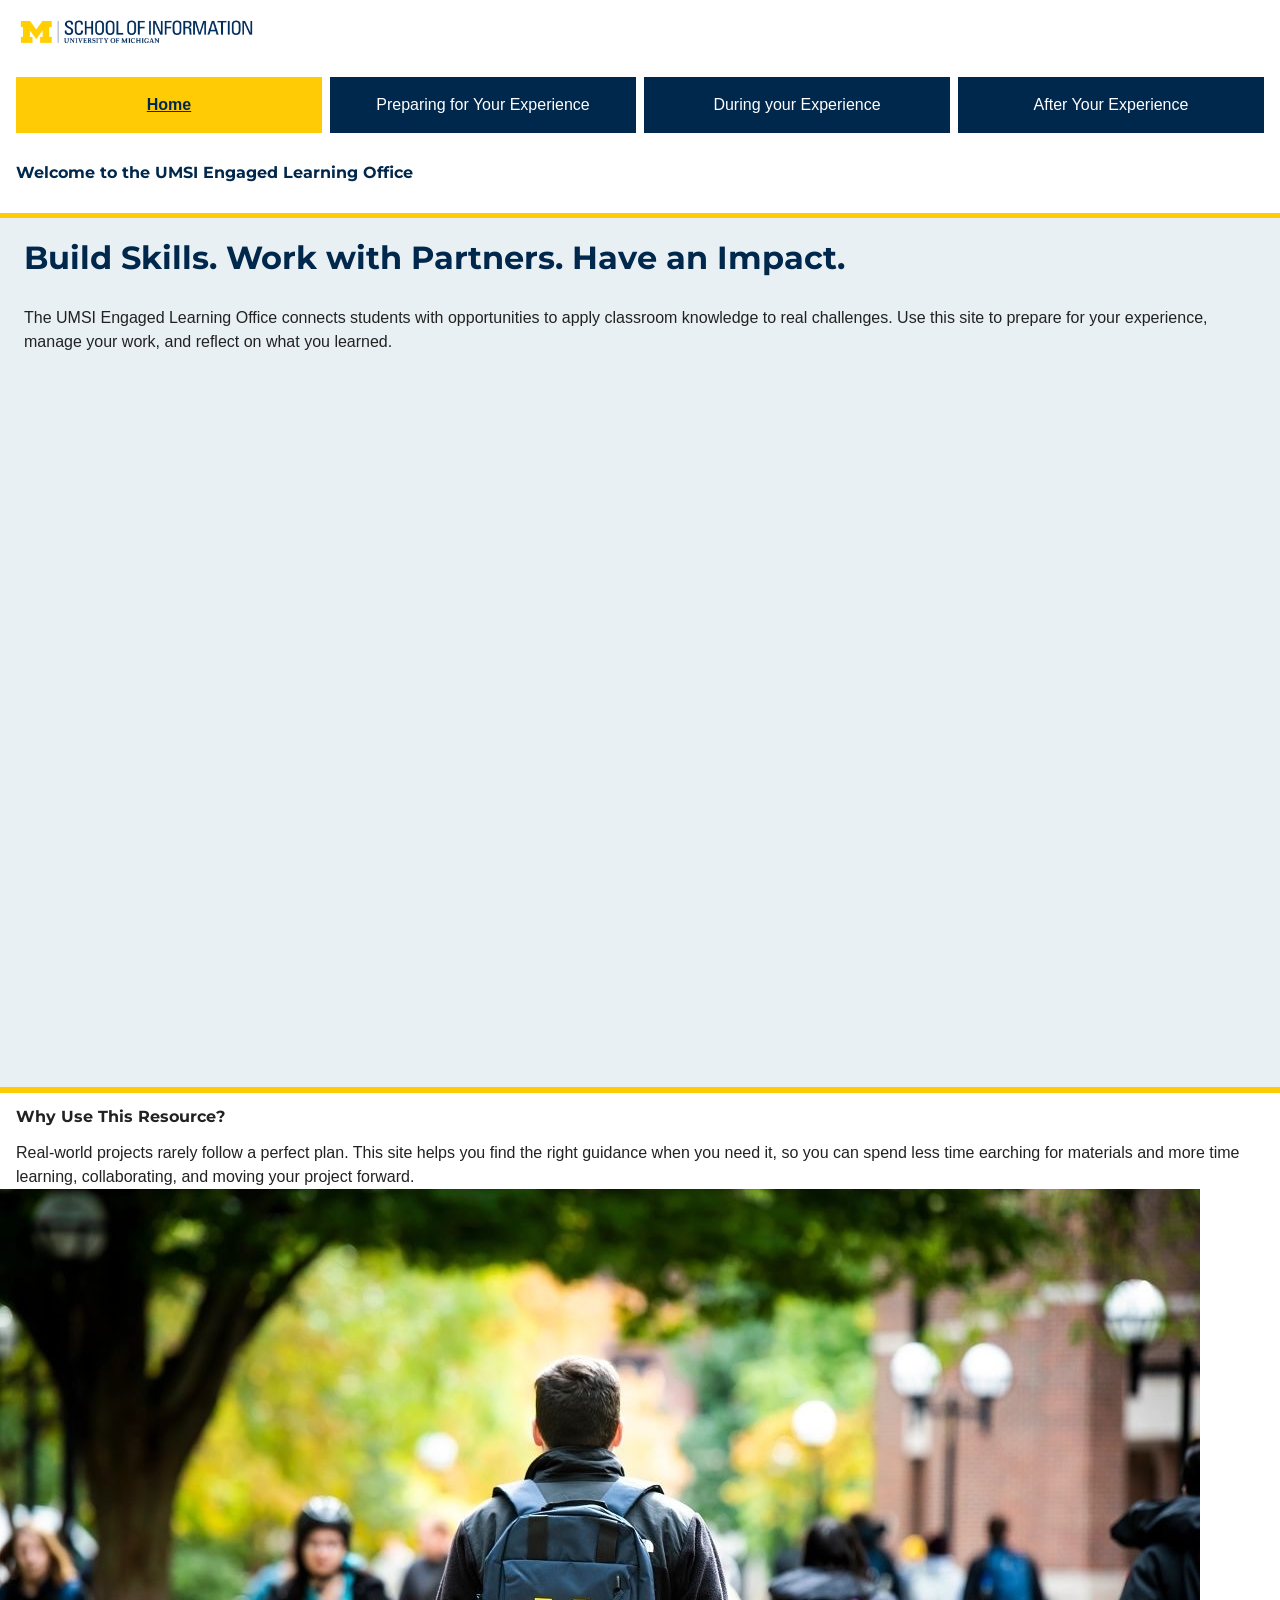
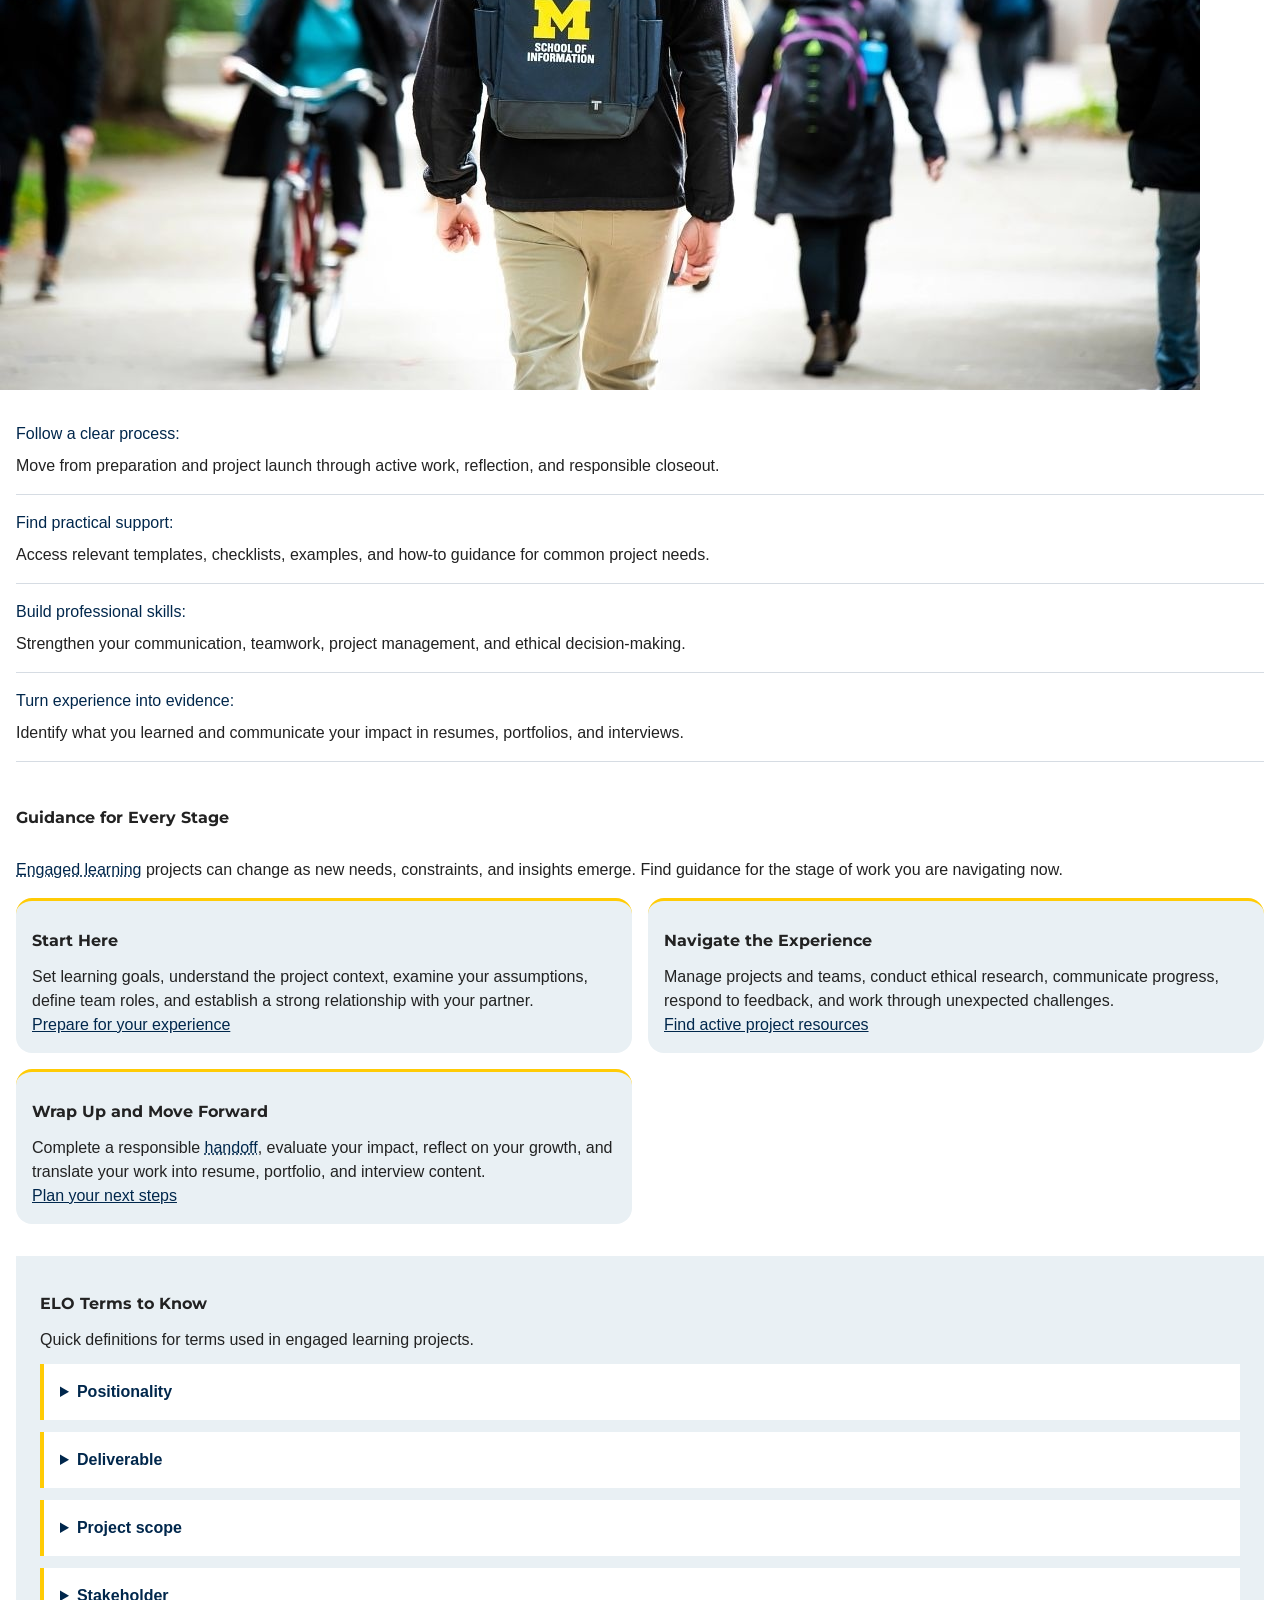
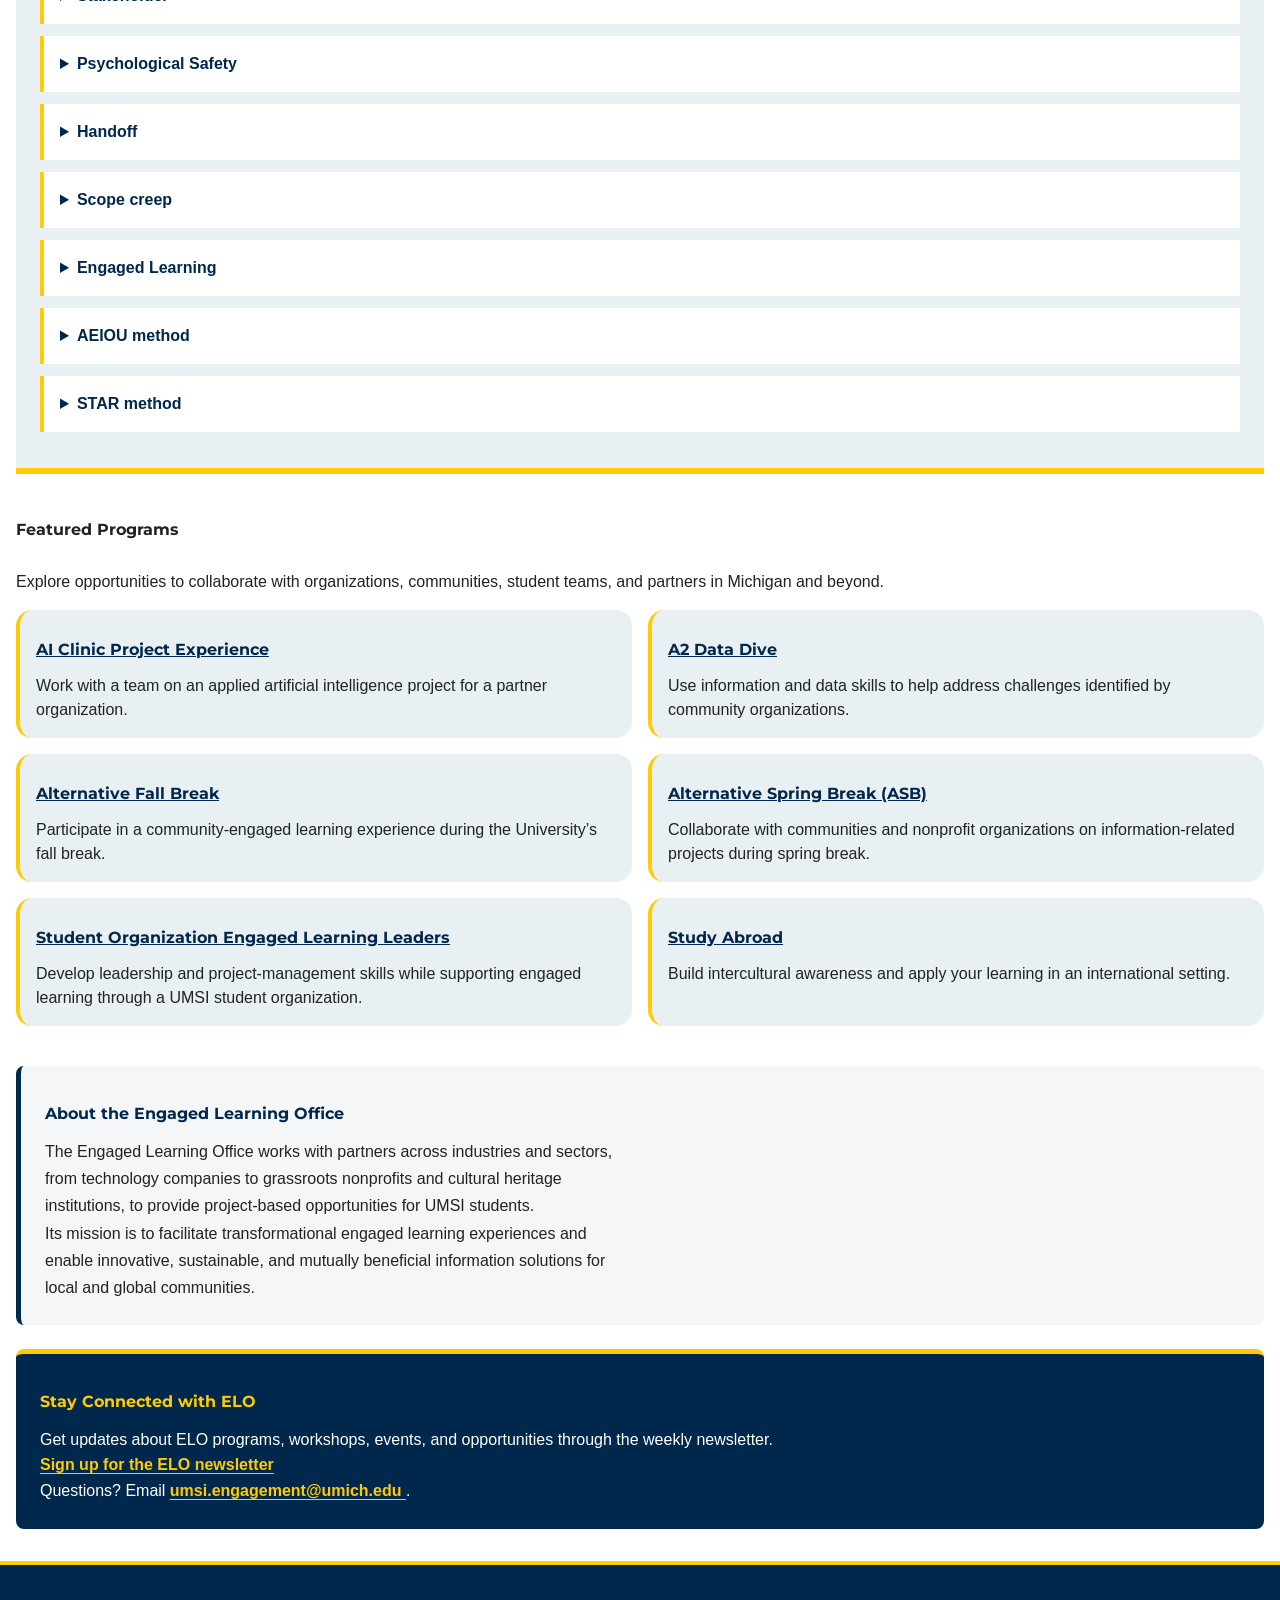
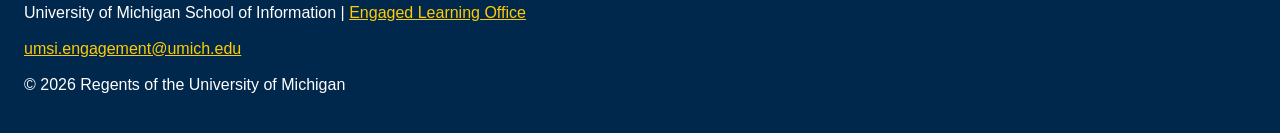
<file: index.html>
<!DOCTYPE html>
<html lang="en">

<head>
    <meta charset="UTF-8">
    <meta name="viewport" content="width=device-width, initial-scale=1.0">
    <title>Engaged Learning Resources | UMSI</title>
    <link rel="stylesheet" href="css/html5reset.css">
    <link rel="stylesheet" href="css/style.css">
</head>
<body>
<a class="skip-link" href="#main">Skip to Main Content</a>

    <header>
<img src="images/umsi_logo.png" alt="University of Michigan School of Information logo, name written out in full">

        <nav aria-label="Main Navigation">
            <ul>
                <li><a href ="index.html" aria-current="page">Home</a></li>
                <li><a href = "prep.html">Preparing for Your Experience</a></li>
                <li><a href= "during.html">During your Experience</a></li>
                <li><a href= "after.html">After Your Experience</a></li>
            </ul>
        </nav>

    <h1>Welcome to the UMSI Engaged Learning Office</h1>

    </header>
    <main id="main">
    <section class="homepage-intro">
      <h2>Build Skills. Work with Partners. Have an Impact.</h2>
      <p>
       The UMSI Engaged Learning Office connects students with opportunities to apply classroom knowledge to real challenges. Use this site to prepare for your experience, manage your work, and reflect on what you learned.
      </p>

      <iframe width="560px" height="315px" src="https://www.youtube.com/embed/81ZO9RfIJEQ?si=tBp82YWZMl1u7CVS" title="YouTube video player" frameborder="0" allow="accelerometer; autoplay; clipboard-write; encrypted-media; gyroscope; picture-in-picture; web-share" referrerpolicy="strict-origin-when-cross-origin" allowfullscreen></iframe>
         <!-- Note: this iframe might cause an Axe ARIA error - that's not on you that's on YouTube! -->
    </section>

<section class="why-resource">
    <h2>Why Use This Resource?</h2>

    <p>Real-world projects rarely follow a perfect plan. This site helps you find the right guidance when you need it, so you can spend less time earching for materials and more time learning, collaborating, and moving your project forward.
    </p>
        <img src="images/backpack_umsi_logo.jpg" alt="A student photographed from behind walking through a crowd wears a backpack with an UMSI logo">
    <ul class="benefits-list">
        <li><strong>Follow a clear process:</strong>Move from preparation and project launch through active work, reflection, and responsible closeout.</li>
        <li><strong>Find practical support:</strong> Access relevant templates, checklists, examples, and how-to guidance for common project needs.</li>
        <li><strong>Build professional skills:</strong> Strengthen your communication, teamwork, project management, and ethical decision-making.</li>
        <li><strong>Turn experience into evidence:</strong> Identify what you learned and communicate your impact in resumes, portfolios, and interviews.</li>
    </ul>
</section>

 <section class="stage-grid">
    <h2>Guidance for Every Stage</h2>
    <p><span class="term-tooltip" tabindex="0" aria-describedby="engaged-learning-definition">Engaged learning<span class="term-tooltip-text" id="engaged-learning-definition" role="tooltip">Learning by applying what you study to real projects with community or organizational partners.</span></span> projects can change as new needs, constraints, and insights emerge. Find guidance for the stage of work you are navigating <strong>now.</strong></p>
    <article>
      <h3>Start Here</h3>
      <p>Set learning goals, understand the project context, examine your assumptions, define team roles, and establish a strong relationship with your partner.</p>
      <a href="prep.html">Prepare for your experience</a>
    </article>

    <article>
      <h3>Navigate the Experience</h3>
      <p>Manage projects and teams, conduct ethical research, communicate progress, respond to feedback, and work through unexpected challenges.</p>
      <a href="during.html">Find active project resources</a>
    </article>

    <article>
      <h3>Wrap Up and Move Forward</h3>
      <p>Complete a responsible <span class="term-tooltip" tabindex="0" aria-describedby="handoff-definition">handoff<span class="term-tooltip-text" id="handoff-definition" role="tooltip">Giving the partner the completed work and the information they need to use or maintain it.</span></span>, evaluate your impact, reflect on your growth, and translate your work into resume, portfolio, and interview content.</p>
      <a href="after.html">Plan your next steps</a>
    </article>
  </section>

  <section class="elo-glossary">
    <h2>ELO Terms to Know</h2>
    <p>Quick definitions for terms used in engaged learning projects.</p>

    <!-- chatGPT and Claude used for some glossary definitions -->
     <!-- List reference (for detiails + summary) https://developer.mozilla.org/en-US/docs/Web/HTML/Reference/Elements/details -->
      <!-- hover definition resource https://www.w3.org/WAI/WCAG22/Understanding/content-on-hover-or-focus.html -->

    <details>
      <summary>Positionality</summary>
      <p>How your experiences, identity, and perspective shape how you approach a project.</p>
    </details>

    <details>
      <summary>Deliverable</summary>
      <p>The work product the team agrees to provide to its partner.</p>
    </details>

    <details>
      <summary>Project scope</summary>
      <p>What a project includes, what it aims to accomplish, and what the team has agreed to deliver.</p>
    </details>

    <details>
      <summary>Stakeholder</summary>
      <p>A person or group involved in, affected by, or interested in a project.</p>
    </details>

    <details>
      <summary>Psychological Safety</summary>
      <p>A team environment where people feel able to ask questions, share ideas, and admit mistakes without fear of being embarrassed or punished.</p>
    </details>

    <details>
      <summary>Handoff</summary>
      <p>Giving the partner the completed work and the information they need to use or maintain it.</p>
    </details>

    <details>
      <summary>Scope creep</summary>
      <p>When a project gradually grows beyond what was originally agreed, without enough adjustment to the time or resources available.</p>
    </details>

    <details>
      <summary>Engaged Learning</summary>
      <p>Learning by applying what you study to real projects with community or organizational partners.</p>
    </details>

    <details>
      <summary>AEIOU method</summary>
      <p>A way to organize observations by looking at Activities, Environments, Interactions, Objects, and Users.</p>
    </details>

    <details>
      <summary>STAR method</summary>
      <p>A way to describe an experience using Situation, Task, Action, and Result.</p>
    </details>
  </section>

   <section class="featured-programs">
    <h2>Featured Programs</h2>
    <p>Explore opportunities to collaborate with organizations, communities, student teams, and partners in Michigan and beyond.</p>
    <article>
    <h3><a href="https://mcompass.umich.edu/_portal/tds-program-brochure?programid=12810">AI Clinic Project Experience</a></h3>
    <p>Work with a team on an applied artificial intelligence project for a partner organization.</p>
    </article>

    <article>
    <h3><a href="https://mcompass.umich.edu/_portal/tds-program-brochure?programid=12556">A2 Data Dive</a></h3>
    <p>Use information and data skills to help address challenges identified by community organizations.</p>
    </article>

     <article>
      <h3><a href="https://mcompass.umich.edu/_portal/tds-program-brochure?programid=11297">Alternative Fall Break</a></h3>
      <p>Participate in a community-engaged learning experience during the University’s fall break.</p>
    </article>

    <article>
      <h3><a href="https://mcompass.umich.edu/_portal/tds-program-brochure?programid=10621">Alternative Spring Break (ASB)</a></h3>
       <p>Collaborate with communities and nonprofit organizations on information-related projects during spring break.</p>
    </article>

    <article>
      <h3><a href="https://mcompass.umich.edu/_portal/tds-program-brochure?programid=12294">Student Organization Engaged Learning Leaders</a></h3>
       <p>Develop leadership and project-management skills while supporting engaged learning through a UMSI student organization.</p>
    </article>

    <article>
      <h3><a href="https://www.si.umich.edu/student-life/study-abroad">Study Abroad</a></h3>
      <p>Build intercultural awareness and apply your learning in an international setting. </p>
    </article>
   </section>
  <section class="about-elo">
    <h2>About the Engaged Learning Office</h2>
    <p>The Engaged Learning Office works with partners across industries and sectors, from technology companies to grassroots nonprofits and cultural heritage institutions, to provide project-based opportunities for UMSI students.</p>
    <p>Its mission is to facilitate transformational engaged learning experiences and enable innovative, sustainable, and mutually beneficial information solutions for local and global communities.</p>
  </section>
  <aside class="elo-connect">
    <h2>Stay Connected with ELO</h2>
    <p>Get updates about ELO programs, workshops, events, and opportunities through the weekly newsletter.</p>
    <div>
       <a href="https://umsi.info/elo-newsletter"> Sign up for the ELO newsletter</a>
    </div>
    <p>Questions? Email <a href="mailto:umsi.engagement@umich.edu">umsi.engagement@umich.edu </a>.</p>
  </aside>


        <!-- Content taken & modified from UMGPT with the prompt, "Write me a webpage of intro content to help meet the following requirements - this is for the home page": and then pasted in the client objectives & project requirements"
        UMGPT. (2026). UMGPT ( GPT-5.6 Sol September 7th version) [Large language model]. -->
    </main>
    <footer>
        <p>University of Michigan School of Information | <a href="https://www.si.umich.edu/programs/engaged-learning/about-engaged-learning-office">Engaged Learning Office </a></p>
      <address>
        <a href="mailto:umsi.engagement@umich.edu"> umsi.engagement@umich.edu</a>
      </address>
      <p>&copy; <span id="current-year">2026</span> Regents of the University of Michigan</p>
    </footer>
    <script src="script.js"></script>
</body>
</html>
</file>
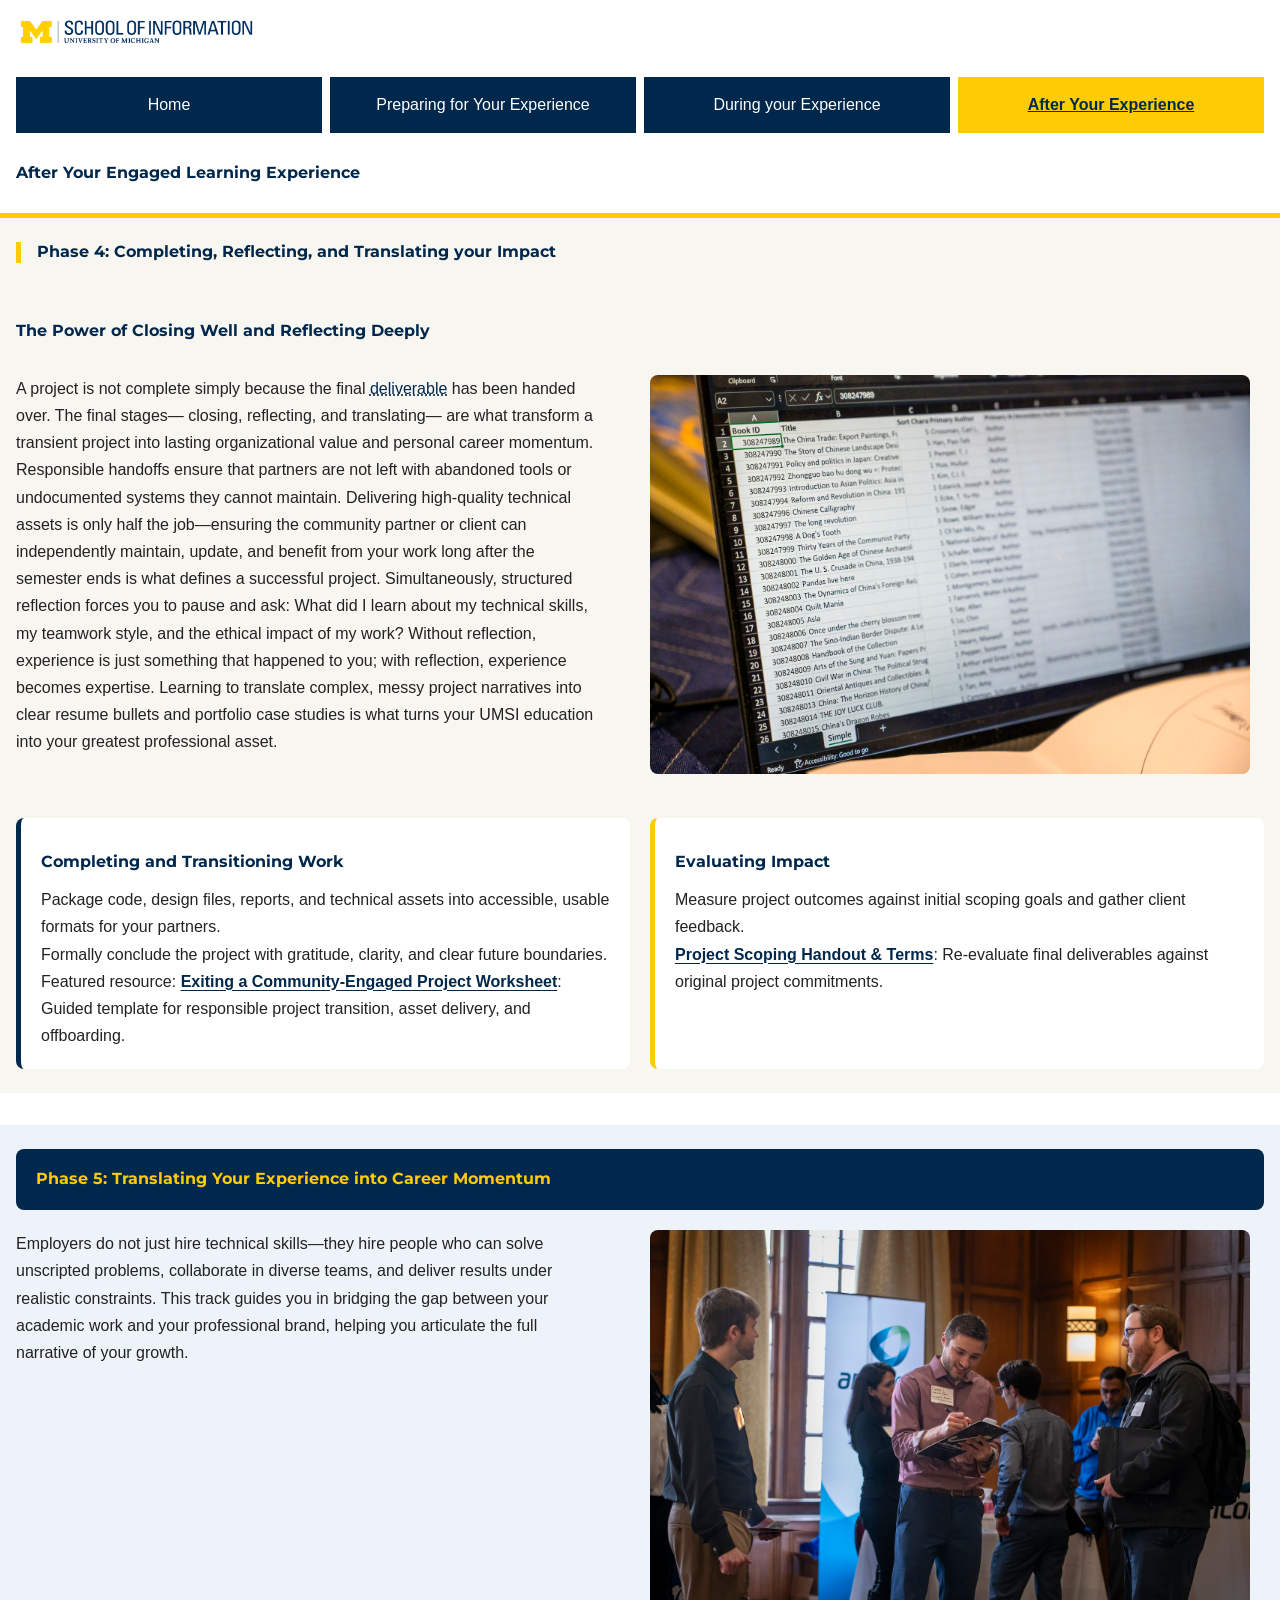
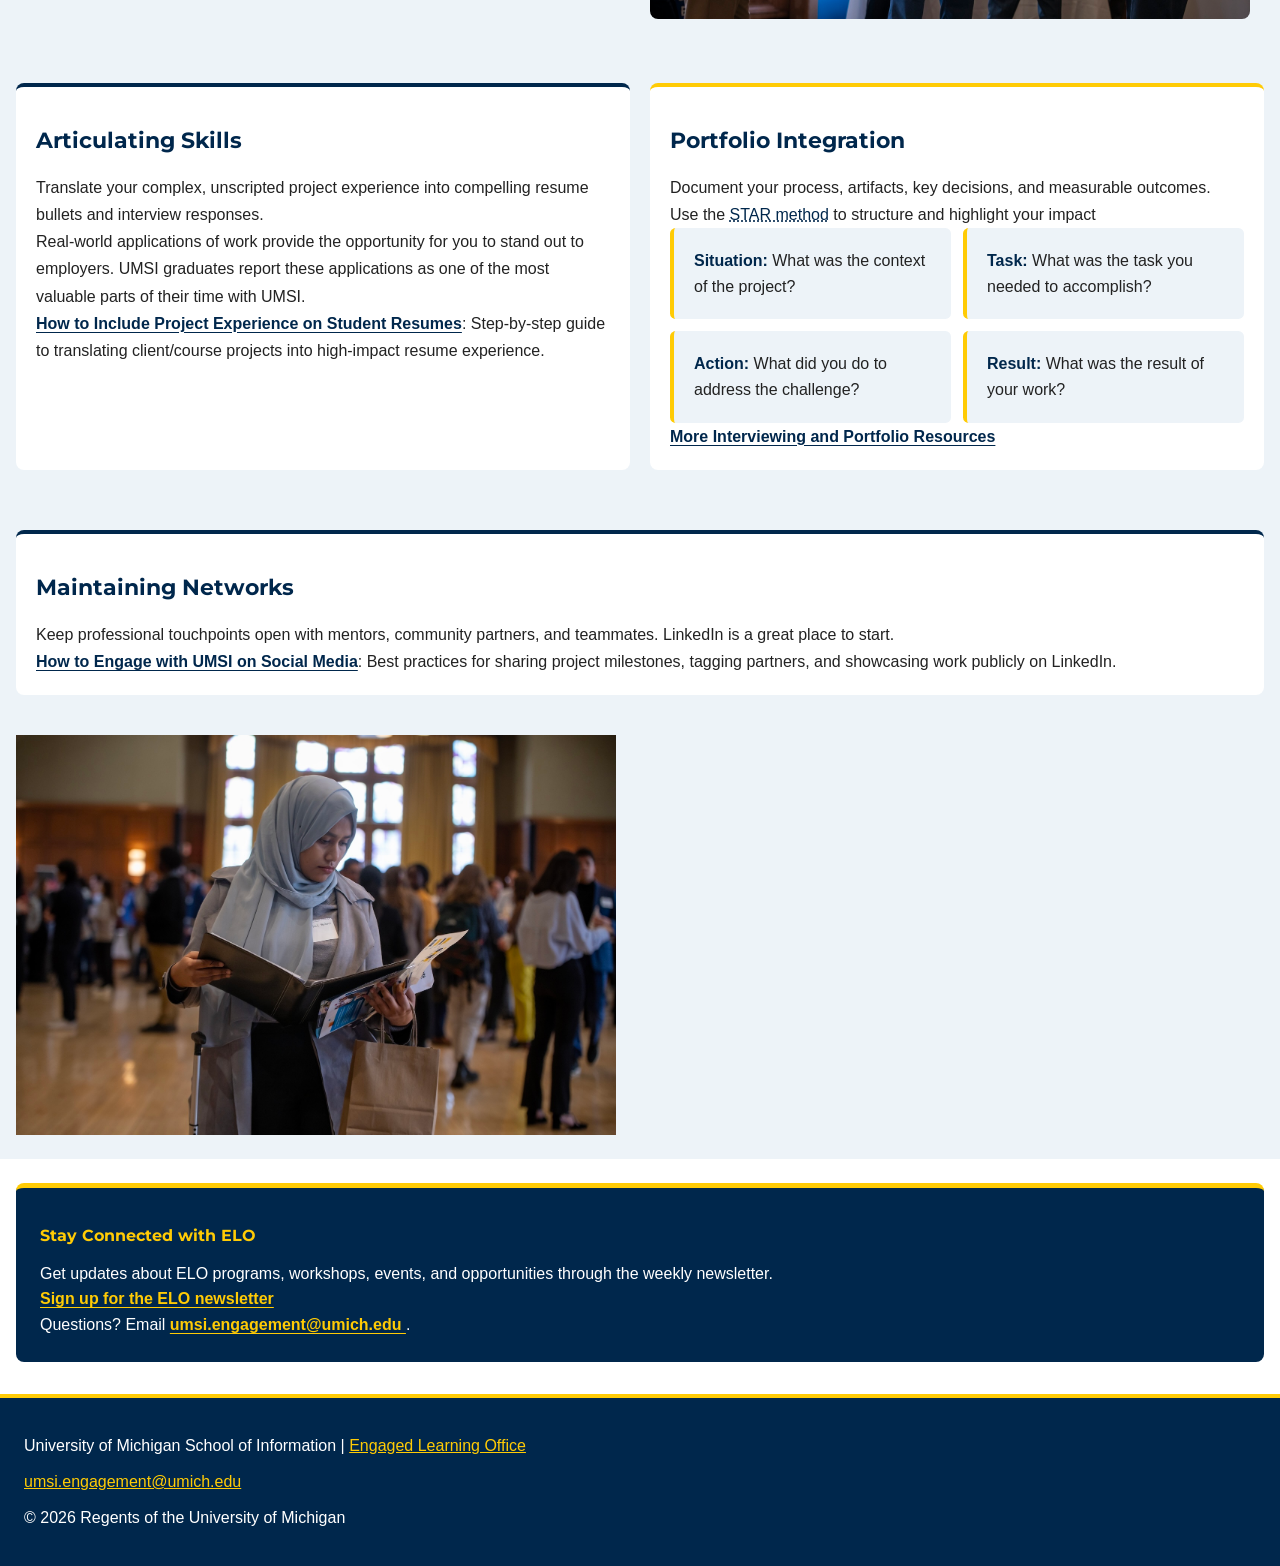
<file: after.html>
<!DOCTYPE html>
<html lang="en">

<head>
    <meta charset="UTF-8">
    <meta name="viewport" content="width=device-width, initial-scale=1.0">
    <title>After Your Experience | UMSI Student Resource Portal</title>
    <link rel="stylesheet" href="css/html5reset.css">
    <link rel="stylesheet" href="css/style.css">
</head>

<body>
<a class="skip-link" href="#main">Skip to Main Content</a>

    <header>
<img src="images/umsi_logo.png" alt="University of Michigan School of Information logo, name written out in full.">

        <nav aria-label="Main Navigation">
            <ul>
                <li><a href = "index.html">Home</a></li>
                <li><a href = "prep.html">Preparing for Your Experience</a></li>
                <li><a href= "during.html">During your Experience</a></li>
                <li><a href= "after.html" aria-current="page"> After Your Experience</a></li>
            </ul>
        </nav>
    <h1>After Your Engaged Learning Experience</h1>
  </header>
<main id="main">
  
  <section id="phase4">
  <h2>Phase 4: Completing, Reflecting, and Translating your Impact</h2>
  <h3>The Power of Closing Well and Reflecting Deeply</h3>
    <div class="phase4-intro">
      <div class="phase4-intro-text">
        <p>A project is not complete simply because the final <span class="term-tooltip" tabindex="0" aria-describedby="deliverable-definition">deliverable<span class="term-tooltip-text" id="deliverable-definition" role="tooltip">The work product the team agrees to provide to its partner.</span></span> has been handed over. The final stages— closing, reflecting, and translating— are what transform a transient project into lasting organizational value and personal career momentum.</p>
        <p>Responsible handoffs ensure that partners are not left with abandoned tools or undocumented systems they cannot maintain. Delivering high-quality technical assets is only half the job—ensuring the community partner or client can independently maintain, update, and benefit from your work long after the semester ends is what defines a successful project. Simultaneously, structured reflection forces you to pause and ask: What did I learn about my technical skills, my teamwork style, and the ethical impact of my work? Without reflection, experience is just something that happened to you; with reflection, experience becomes expertise. Learning to translate complex, messy project narratives into clear resume bullets and portfolio case studies is what turns your UMSI education into your greatest professional asset.</p>
      </div>
      <img src="images/laptopwithdata.jpg" alt="laptop open to an excel spreadsheet filled with various data." width="600">
    </div>
    <article>
      <h3>Completing and Transitioning Work</h3>
      <p>Package code, design files, reports, and technical assets into accessible, usable formats for your partners.</p>
      <p>Formally conclude the project with gratitude, clarity, and clear future boundaries.</p>
      <p>Featured resource: <a href="https://docs.google.com/document/d/1-gfg_EZ3T8pa3T0a130Qvtpl1bYoLOVEHSNpGHcJtFA/edit?usp=drive_link">Exiting a Community-Engaged Project Worksheet</a>: Guided template for responsible project transition, asset delivery, and offboarding.</p>
    </article>

  <article>
    <h3>Evaluating Impact</h3>
    <p>Measure project outcomes against initial scoping goals and gather client feedback.</p>
    <p><a href="https://docs.google.com/document/d/1TrEDolwmOIlXgYgAP9VvlOGoYOwFfe6KxzZOgZSVYVw/edit?tab=t.0#heading=h.f7ugddg0fhht">Project Scoping Handout & Terms</a>: Re-evaluate final deliverables against original project commitments.</p>
  </article>
  </section>

  <section id="phase5">
  <h2>Phase 5: Translating Your Experience into Career Momentum</h2>
    <div class="phase5-intro">
      <p>Employers do not just hire technical skills—they hire people who can solve unscripted problems, collaborate in diverse teams, and deliver results under realistic constraints. This track guides you in bridging the gap between your academic work and your professional brand, helping you articulate the full narrative of your growth.</p>
      <img src="images/umsi_careerfair2.jpg" alt="UMSI student reads a resume at a career fair" width="600">
    </div>
    <article>
      <h3>Articulating Skills</h3>
      <p>Translate your complex, unscripted project experience into compelling resume bullets and interview responses.</p>
      <p>Real-world applications of work provide the opportunity for you to stand out to employers. UMSI graduates report these applications as one of the most valuable parts of their time with UMSI.</p>
    <p><a href="https://docs.google.com/document/d/1mjyX6jgqXFrY7SFYaA3J2cTh1ZnHH0FKF5aUKfXzXKo/edit?tab=t.0">How to Include Project Experience on Student Resumes</a>: Step-by-step guide to translating client/course projects into high-impact resume experience.</p>
    </article>

    <article>
      <h3>Portfolio Integration</h3>
      <p>Document your process, artifacts, key decisions, and measurable outcomes.</p>
      <p>Use the <span class="term-tooltip" tabindex="0" aria-describedby="star-method-definition">STAR method<span class="term-tooltip-text" id="star-method-definition" role="tooltip">A way to describe an experience using Situation, Task, Action, and Result.</span></span> to structure and highlight your impact</p>
      <ul>
        <li><strong>Situation:</strong> What was the context of the project?</li>
        <li><strong>Task:</strong> What was the task you needed to accomplish?</li>
        <li><strong>Action:</strong> What did you do to address the challenge?</li>
        <li><strong>Result:</strong> What was the result of your work?</li>
        </ul>
        <p><a href="https://careercenter.umich.edu/content/interviewing-resources">More Interviewing and Portfolio Resources</a></p>
    </article>  

    <article>
      <h3>Maintaining Networks</h3>
      <p>Keep professional touchpoints open with mentors, community partners, and teammates. LinkedIn is a great place to start.</p>
      <p><a href="https://docs.google.com/document/d/1jwQg_Y4jECLPHqcyOtJtDTK5x-68KstexfPbh6jXHnA/edit?tab=t.0">How to Engage with UMSI on Social Media</a>: Best practices for sharing project milestones, tagging partners, and showcasing work publicly on LinkedIn.</p>
    </article>
    <img src="images/umsi_careerfair3.jpg" alt="UMSI student networks with a potential employer at career fair" width="600">
  </section>
   <aside class="elo-connect">
    <h2>Stay Connected with ELO</h2>
    <p>Get updates about ELO programs, workshops, events, and opportunities through the weekly newsletter.</p>
    <div>
       <a href="https://umsi.info/elo-newsletter"> Sign up for the ELO newsletter</a>
    </div>
    <p>Questions? Email <a href="mailto:umsi.engagement@umich.edu">umsi.engagement@umich.edu </a>.</p>
  </aside>

</main>
<footer>
        <p>University of Michigan School of Information | <a href="https://www.si.umich.edu/programs/engaged-learning/about-engaged-learning-office">Engaged Learning Office </a></p>
      <address>
        <a href="mailto:umsi.engagement@umich.edu">umsi.engagement@umich.edu</a>
      </address>
      <p>&copy; <span id="current-year">2026</span> Regents of the University of Michigan</p>
    </footer>
    <script src="script.js"></script>
</body>

</html>
</file>
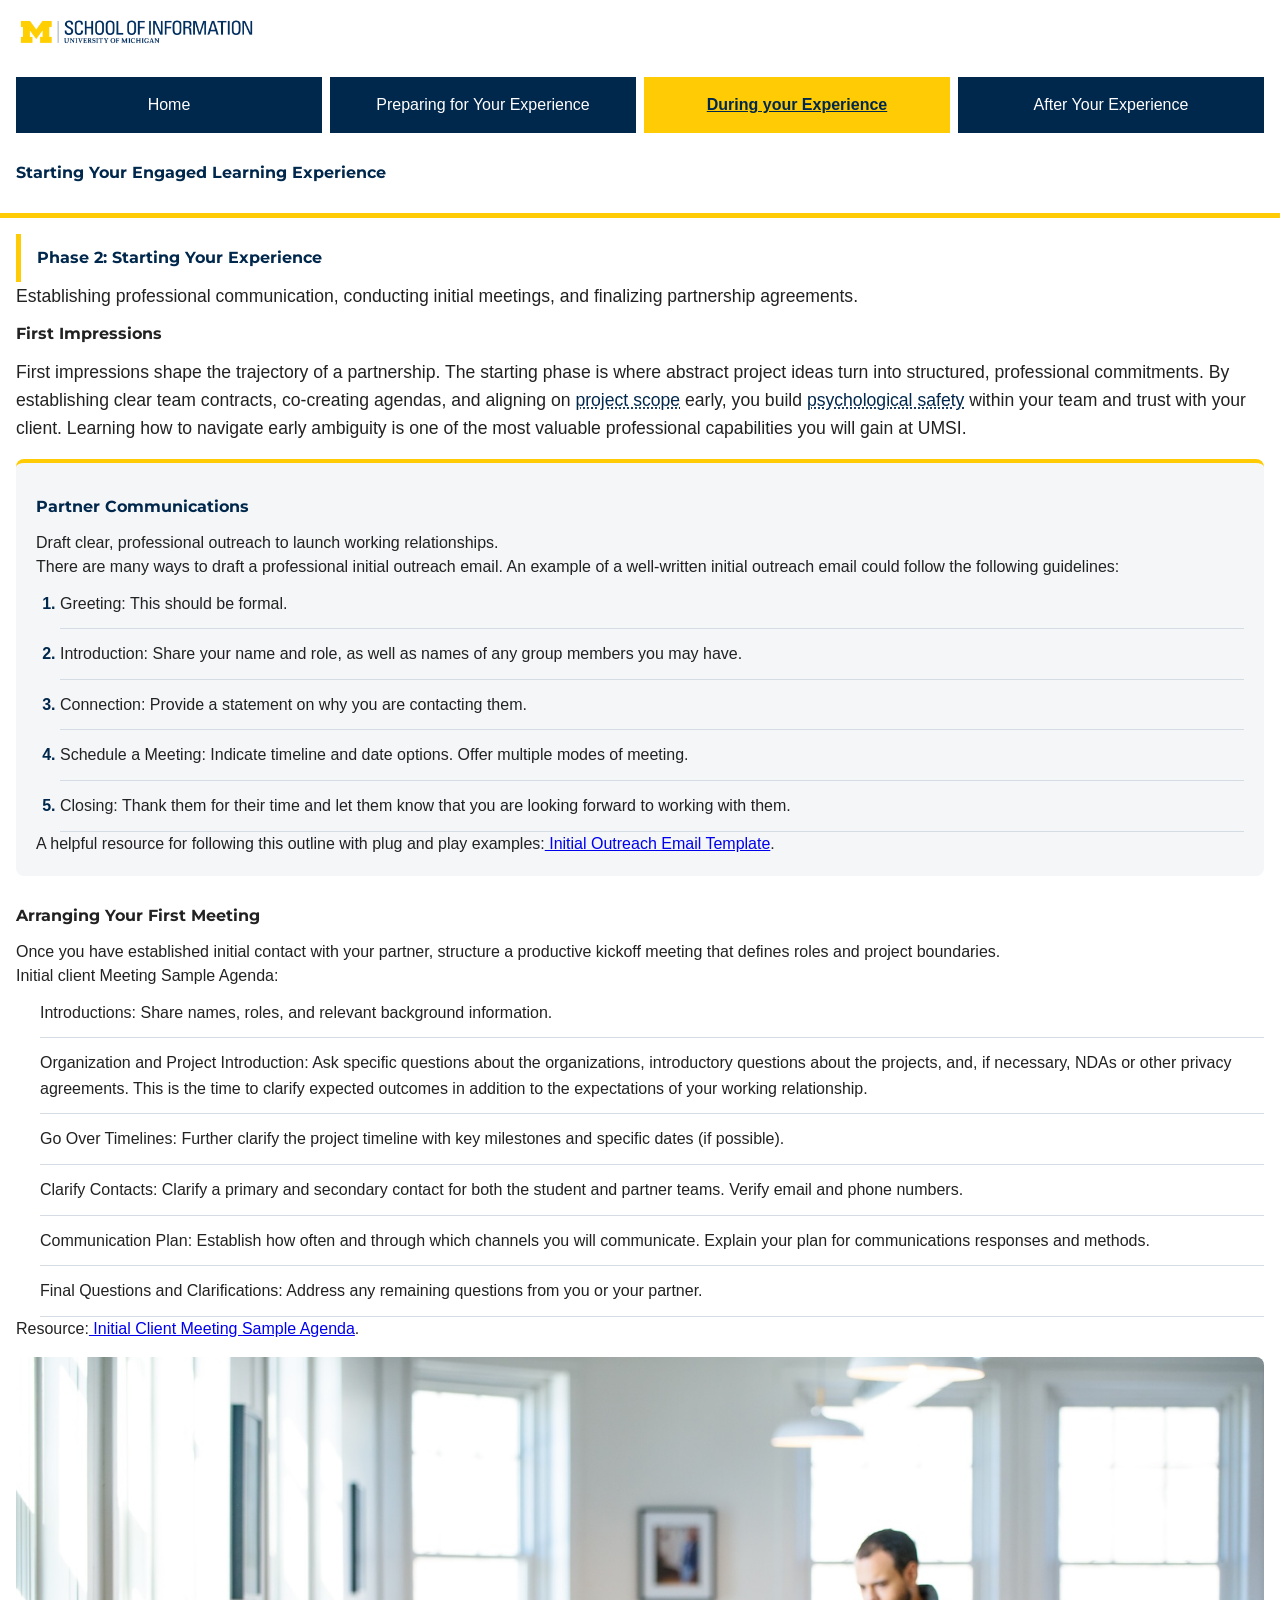
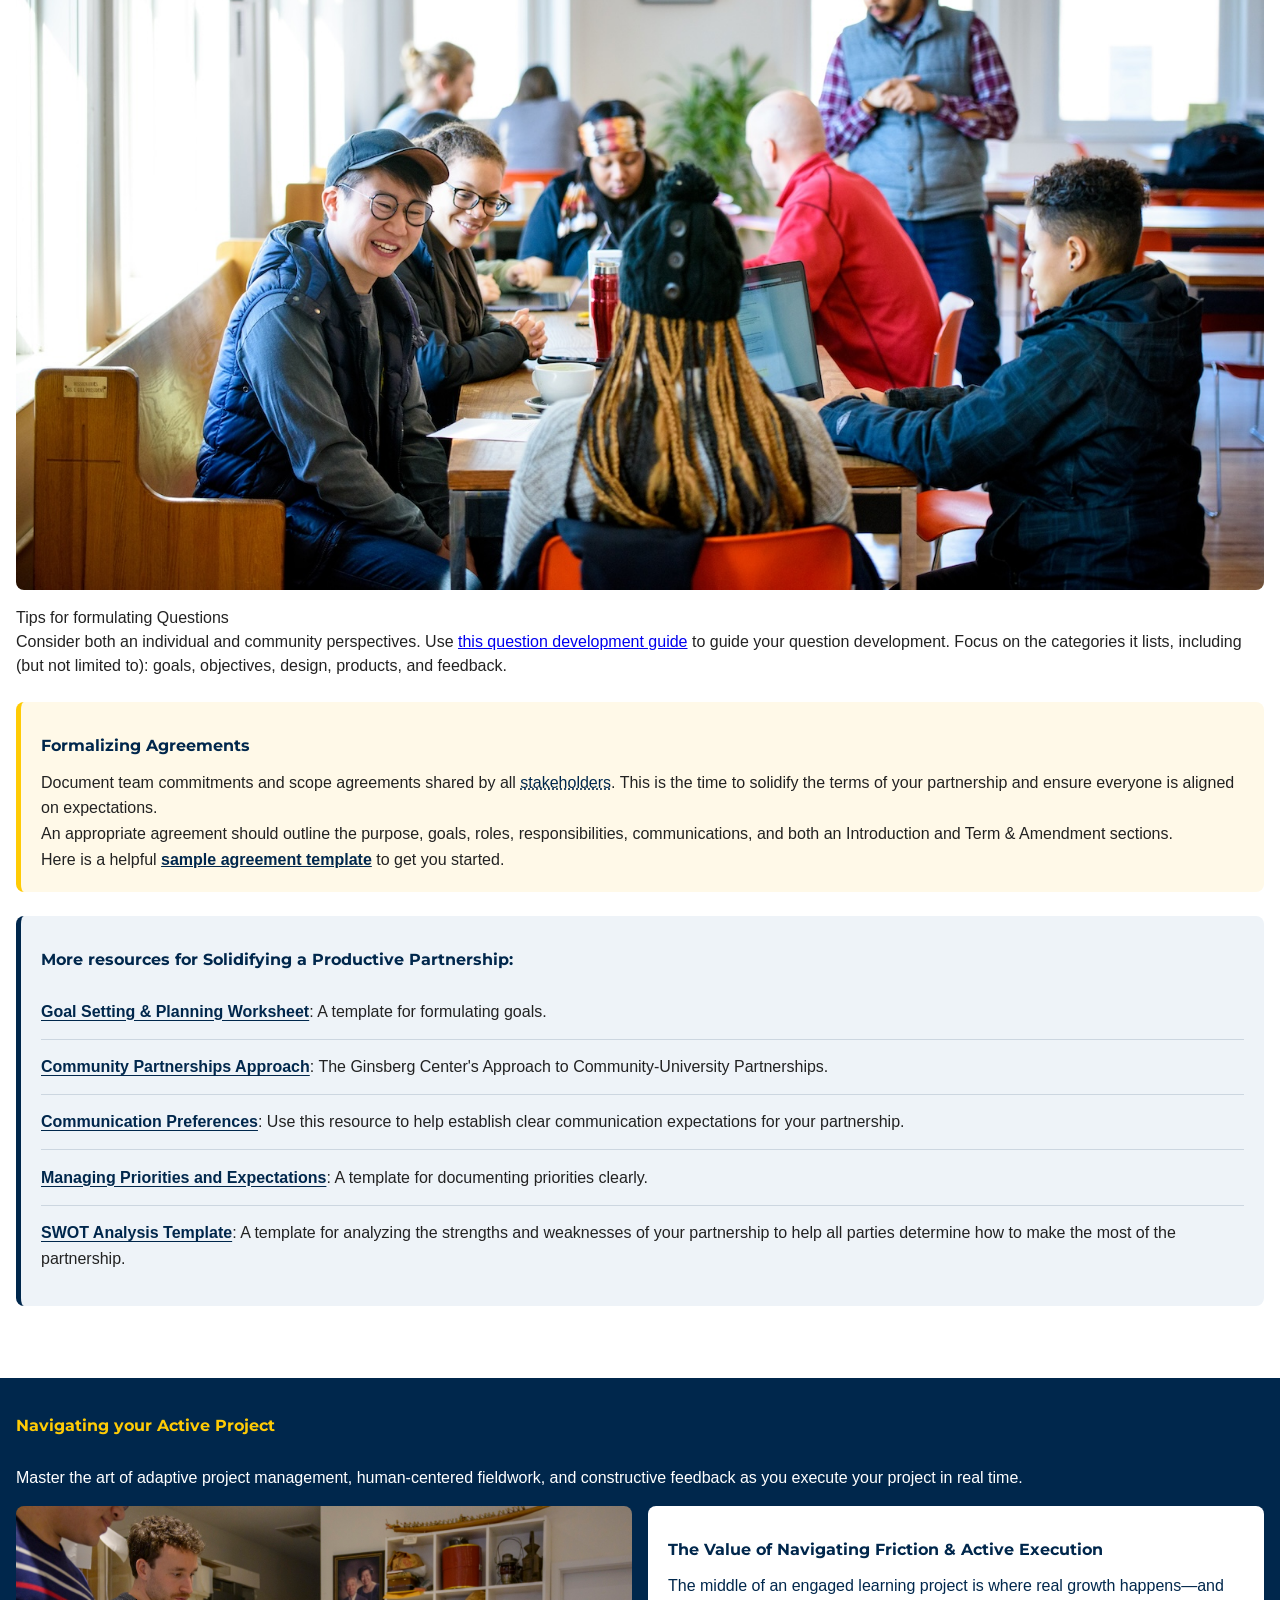
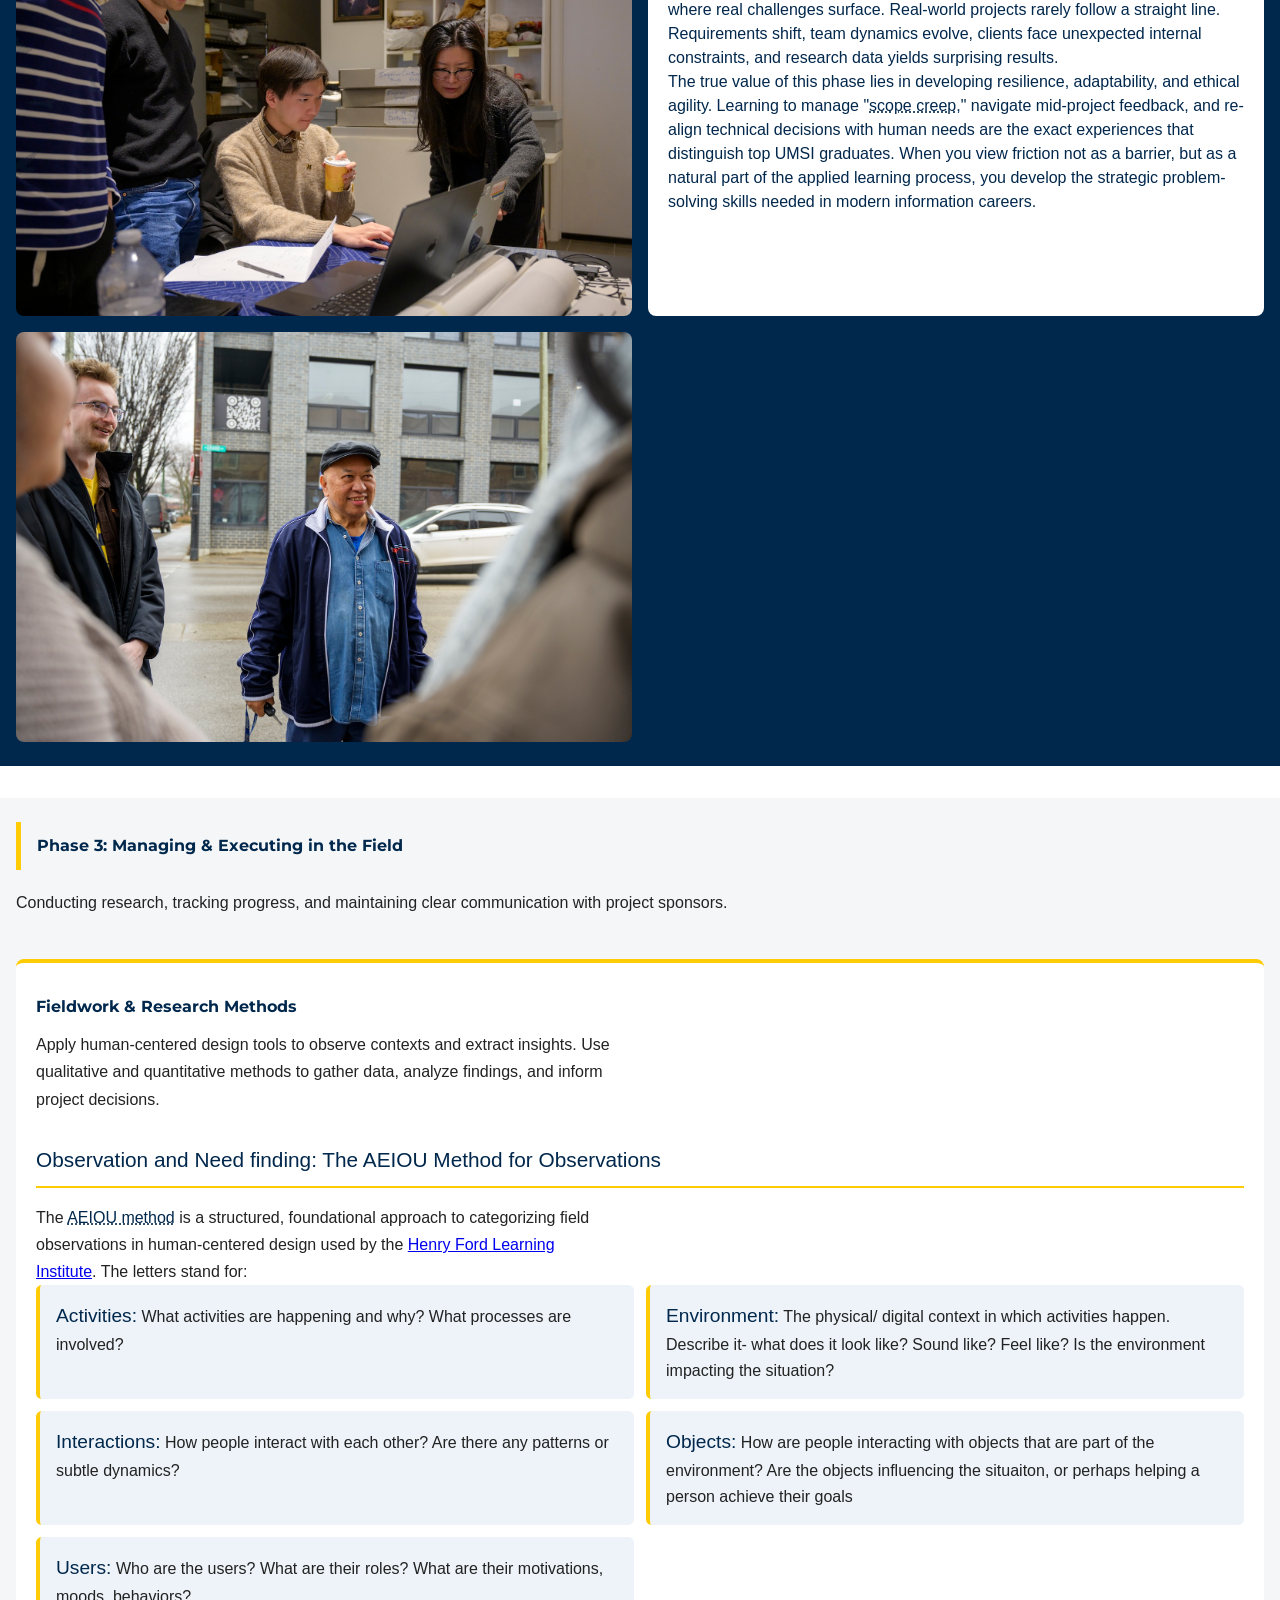
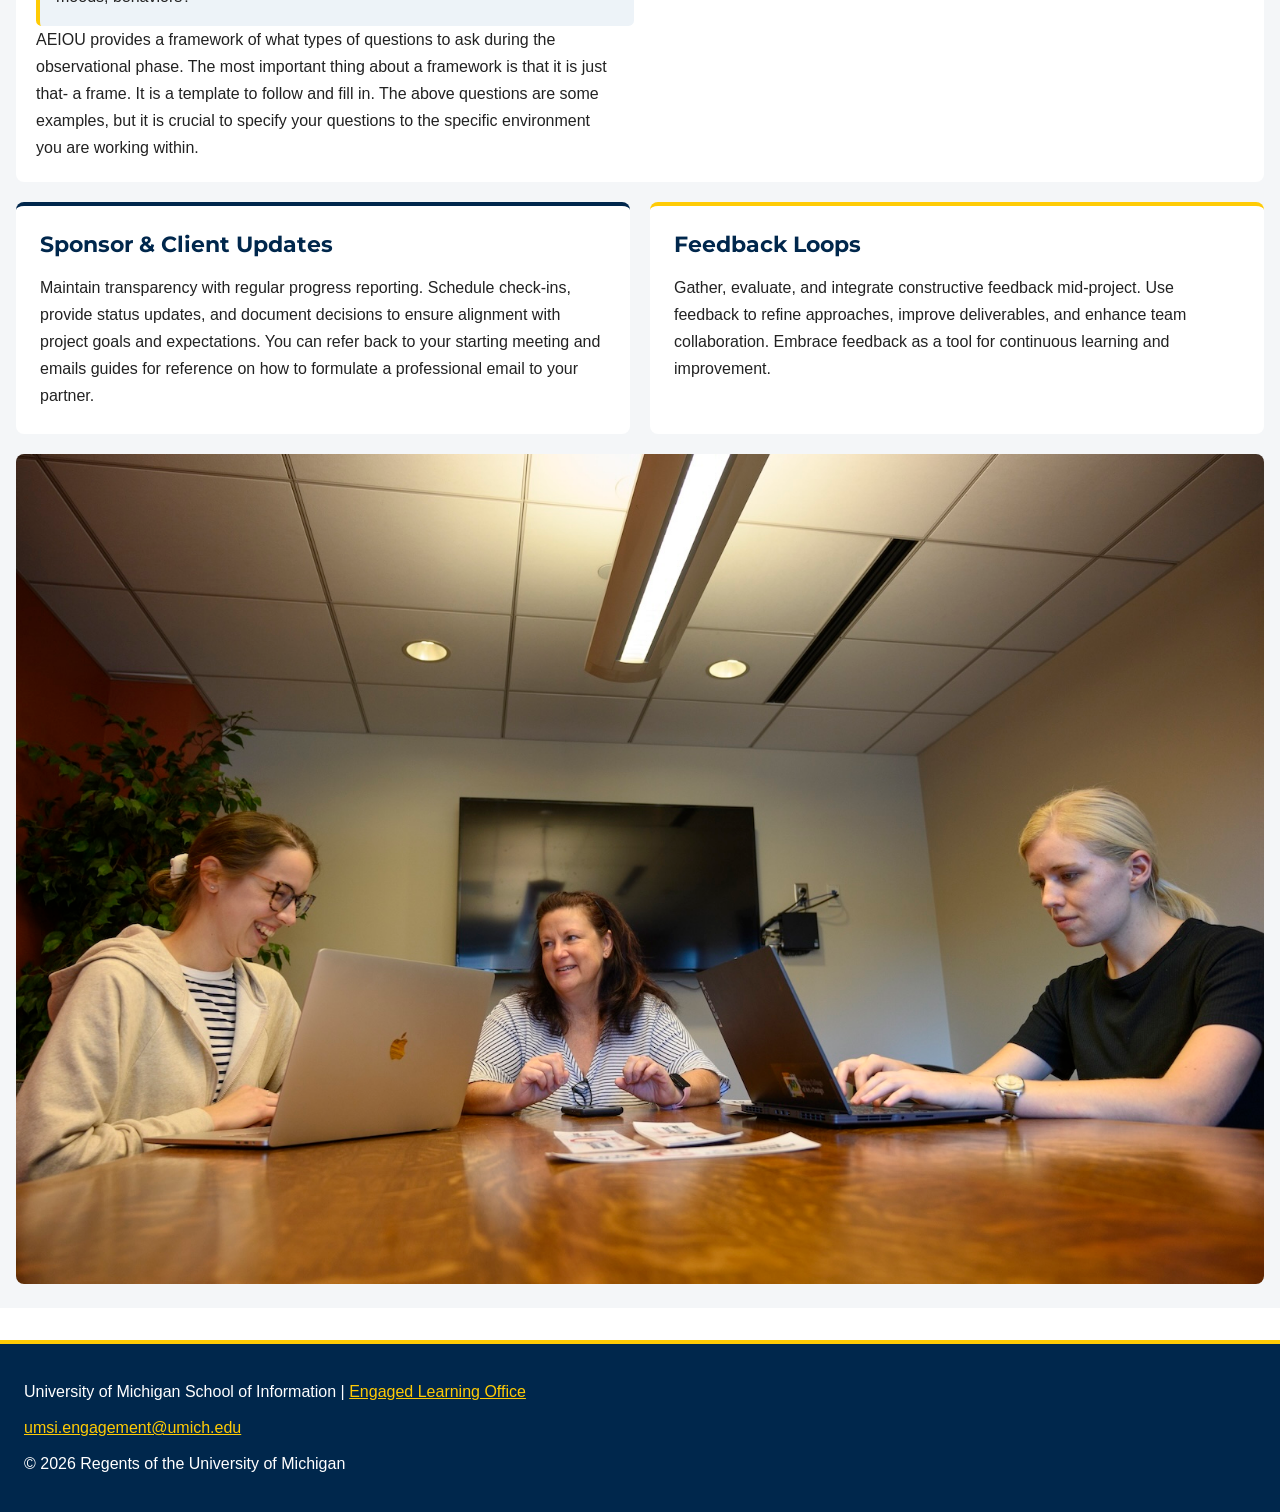
<file: during.html>
<!DOCTYPE html>
<html lang="en">

<head>
    <meta charset="UTF-8">
    <meta name="viewport" content="width=device-width, initial-scale=1.0">
    <title>During and After Your Experience | UMSI Student Resource Portal</title>
    <link rel="stylesheet" href="css/html5reset.css">
    <link rel="stylesheet" href="css/style.css">
</head>
<body>
<a class="skip-link" href="#main">Skip to Main Content</a>

    <header>
<img src="images/umsi_logo.png" alt="University of Michigan School of Information logo, name written out in full">

        <nav aria-label="Main Navigation">
            <ul>
                <li><a href = "index.html">Home</a></li>
                <li><a href = "prep.html">Preparing for Your Experience</a></li>
                <li><a href= "during.html" aria-current="page">During your Experience</a></li>
                <li><a href= "after.html">After Your Experience</a></li>
            </ul>
        </nav>
    <h1>Starting Your Engaged Learning Experience</h1>
  </header>
<main id="main">
  <section id="starting">
  <h2>Phase 2: Starting Your Experience</h2>
  <p>Establishing professional communication, conducting initial meetings, and finalizing partnership agreements.</p>
  <h3>First Impressions</h3>
  <p>First impressions shape the trajectory of a partnership. The starting phase is where abstract project ideas turn into structured, professional commitments. By establishing clear team contracts, co-creating agendas, and aligning on <span class="term-tooltip" tabindex="0" aria-describedby="project-scope-definition">project scope<span class="term-tooltip-text" id="project-scope-definition" role="tooltip">What a project includes, what it aims to accomplish, and what the team has agreed to deliver.</span></span> early, you build <strong><span class="term-tooltip" tabindex="0" aria-describedby="psychological-safety-definition">psychological safety<span class="term-tooltip-text" id="psychological-safety-definition" role="tooltip">A team environment where people feel able to ask questions, share ideas, and admit mistakes without fear of being embarrassed or punished.</span></span> within your team and trust with your client.</strong> Learning how to navigate early ambiguity is one of the most valuable professional capabilities you will gain at UMSI.</p>

    
<article class="outreach-guide">
  <h3>Partner Communications</h3>
    <p>Draft clear, professional outreach to launch working relationships.</p>
    
    <p>There are many ways to draft a professional initial outreach email. An example of a well-written initial outreach email could follow the following guidelines:</p>
    <ol>
      <li>Greeting: This should be formal.</li>
      <li>Introduction: Share your name and role, as well as names of any group members you may have.</li>
      <li>Connection: Provide a statement on why you are contacting them.</li>
      <li>Schedule a Meeting: Indicate timeline and date options. Offer multiple modes of meeting.</li>
      <li>Closing: Thank them for their time and let them know that you are looking forward to working with them.</li>
    </ol>
    <p>A helpful resource for following this outline with plug and play examples:<a href="https://docs.google.com/document/d/1fWFXwoW5fKX_Tctn97Gio5XZDwILNlqIOyKKE8Yk5J0/edit?tab=t.0#heading=h.qyq2mtghv171"> Initial Outreach Email Template</a>.</p>
</article>

<article class="meeting-guide">
  <h3>Arranging Your First Meeting</h3>
  <p>Once you have established initial contact with your partner, structure a productive kickoff meeting that defines roles and project boundaries.</p>
  <h4>Initial client Meeting Sample Agenda:</h4>
  <ul>
    <li>Introductions: Share names, roles, and relevant background information.</li>
    <li>Organization and Project Introduction: Ask specific questions about the organizations, introductory questions about the projects, and, if necessary, NDAs or other privacy agreements. This is the time to clarify expected outcomes in addition to the expectations of your working relationship. </li>
    <li>Go Over Timelines: Further clarify the project timeline with key milestones and specific dates (if possible).</li>
    <li>Clarify Contacts: Clarify a primary and secondary contact for both the student and partner teams. Verify email and phone numbers.</li>
    <li>Communication Plan: Establish how often and through which channels you will communicate. Explain your plan for communications responses and methods.</li>
    <li>Final Questions and Clarifications: Address any remaining questions from you or your partner.</li>
  </ul>
  <p>Resource:<a href="https://docs.google.com/document/d/1ItXxYauAcPoaGMUZWuJsX-OLFfGmeBOWT7JNhoZxGyU/edit?tab=t.0#heading=h.5s4q95ogo5af"> Initial Client Meeting Sample Agenda</a>.</p>
<img src="images/detroitCUTgroup_umsi.jpg" alt="Students engage with a community partner in Detroit." width="600">
  <h4>Tips for formulating Questions</h4>
  <p>Consider both an individual and community perspectives. Use <a href="https://drive.google.com/file/d/12ealxkKCvOZajxK7doyUXu_k2LyKPUP2/view">this question development guide</a> to guide your question development. Focus on the categories it lists, including (but not limited to): goals, objectives, design, products, and feedback.</P>
  </article>

<article class="agreement-guide">
  <h3>Formalizing Agreements</h3>
  <p>Document team commitments and scope agreements shared by all <span class="term-tooltip" tabindex="0" aria-describedby="stakeholder-definition">stakeholders<span class="term-tooltip-text" id="stakeholder-definition" role="tooltip">People or groups involved in, affected by, or interested in a project.</span></span>. This is the time to solidify the terms of your partnership and ensure everyone is aligned on expectations.</p>
  <p>An appropriate agreement should outline the purpose, goals, roles, responsibilities, communications, and both an Introduction and Term & Amendment sections.</p>
  <p>Here is a helpful <a href="https://docs.google.com/document/d/1y5Y2wc1ADz0n_ht26kPYlFK3Zm9i3UR_Z0OMWP3Q_xQ/edit?tab=t.0"> sample agreement template</a> to get you started.</p>
</article>

<article class="starting-resources">
  <h3>More resources for Solidifying a Productive Partnership:</h3>
  <ul>
    <li><a href="https://drive.google.com/file/d/1U7P037PCMZqPwkfb-GoUij1hRH4GXXY8/view">Goal Setting & Planning Worksheet</a>: A template for formulating goals.</li>
    <li><a href="https://drive.google.com/file/d/158_VShpPG_HNMwj64qmGv6Syz63PNXNJ/view">Community Partnerships Approach</a>: The Ginsberg Center's Approach to Community-University Partnerships.</li>
    <li><a href="https://drive.google.com/file/d/1juFwpdmGep__QcaZi2DzIvjRHCfA44hS/view">Communication Preferences</a>: Use this resource to help establish clear communication expectations for your partnership.</li>
    <li><a href="https://drive.google.com/file/d/1vxQd6wMJNDFkSQMyTX9DNqGb05YtSvvj/view">Managing Priorities and Expectations</a>: A template for documenting priorities clearly.</li>
    <li><a href="https://drive.google.com/file/d/1Aw042NxAMrt9Z47ejR-Ug6egMU1w34Br/view">SWOT Analysis Template</a>: A template for analyzing the strengths and weaknesses of your partnership to help all parties determine how to make the most of the partnership.</li>
  </ul>
</article>
</section>

<section id="during">
  <h2>Navigating your Active Project</h2>
  <p>Master the art of adaptive project management, human-centered fieldwork, and constructive feedback as you execute your project in real time.</p>
  <img src="images/umsi_partner_engagement.jpg" alt="Student and community partner look at a laptop." width="600">


<article>
  <h3>The Value of Navigating Friction & Active Execution</h3>
  <p>The middle of an engaged learning project is where real growth happens—and where real challenges surface. Real-world projects rarely follow a straight line. Requirements shift, team dynamics evolve, clients face unexpected internal constraints, and research data yields surprising results. </p>
  <p>The true value of this phase lies in developing resilience, adaptability, and ethical agility. Learning to manage "<span class="term-tooltip" tabindex="0" aria-describedby="scope-creep-definition">scope creep<span class="term-tooltip-text" id="scope-creep-definition" role="tooltip">When a project gradually grows beyond what was originally agreed, without enough adjustment to the time or resources available.</span></span>," navigate mid-project feedback, and re-align technical decisions with human needs are the exact experiences that distinguish top UMSI graduates. When you view friction not as a barrier, but as a natural part of the applied learning process, you develop the strategic problem-solving skills needed in modern information careers.
</p>
</article>
<img src="images/umsi_filipino_american_historical.jpg" alt="Students meet with leaders from the Filipino American Historical Society outside of resturant." width="600">
</section>


<section id="phase3">
  <h2>Phase 3: Managing & Executing in the Field</h2>
  <p>Conducting research, tracking progress, and maintaining clear communication with project sponsors.</p>

  <article>
    <h3>Fieldwork & Research Methods</h3>
    <p>Apply human-centered design tools to observe contexts and extract insights. Use qualitative and quantitative methods to gather data, analyze findings, and inform project decisions.</p>
    <h4>Observation and Need finding: The AEIOU Method for Observations</h4>
    <p> The <span class="term-tooltip" tabindex="0" aria-describedby="aeiou-method-definition">AEIOU method<span class="term-tooltip-text" id="aeiou-method-definition" role="tooltip">A way to organize observations by looking at Activities, Environments, Interactions, Objects, and Users.</span></span> is a structured, foundational approach to categorizing field observations in human-centered design used by the <a href="https://hfli.org/?gad_source=1&gad_campaignid=21206271569&gbraid=0AAAAApjTbBrfcWWMXhdkP8ohTW2QzGw-F&gclid=CjwKCAjwiL7VBhA-EiwAhZi9ENgFYozPUTHdqzBy271vY8W4BViUZzqjOzgKmb2GjY7ePyCS8BGYgRoCidsQAvD_BwE" target="_blank">Henry Ford Learning Institute</a>. The letters stand for:</p>
    <ul>
      <li><strong>Activities:</strong> What activities are happening and why? What processes are involved?</li>
      <li><strong>Environment:</strong> The physical/ digital context in which activities happen. Describe it- what does it look like? Sound like? Feel like? Is the environment impacting the situation?</li>
      <li><strong>Interactions:</strong> How people interact with each other? Are there any patterns or subtle dynamics?</li>
      <li><strong>Objects:</strong> How are people interacting with objects that are part of the environment? Are the objects influencing the situaiton, or perhaps helping a person achieve their goals</li>
      <li><strong>Users:</strong> Who are the users? What are their roles? What are their motivations, moods, behaviors?</li>
    </ul>
    <p> <strong>AEIOU</strong> provides a framework of what types of questions to ask during the observational phase. The most important thing about a framework is that it is just that- a frame. It is a template to follow and fill in. The above questions are some examples, but it is crucial to specify your questions to the specific environment you are working within.</p>
  </article>  

  <article>
    <h3>Sponsor & Client Updates</h3>
    <p>Maintain transparency with regular progress reporting. Schedule check-ins, provide status updates, and document decisions to ensure alignment with project goals and expectations. You can refer back to your starting meeting and emails guides for reference on how to formulate a professional email to your partner.</p>
  </article>

  <article>
    <h3>Feedback Loops</h3>
    <p>Gather, evaluate, and integrate constructive feedback mid-project. Use feedback to refine approaches, improve deliverables, and enhance team collaboration. Embrace feedback as a tool for continuous learning and improvement.</p>
  </article>
  <img src="images/umsi_a2_cut_group.jpg" alt="UMSI students smile while talking to a community partner" width="600">
  </section>
</main>
<footer>
        <p>University of Michigan School of Information | <a href="https://www.si.umich.edu/programs/engaged-learning/about-engaged-learning-office">Engaged Learning Office </a></p>
      <address>
        <a href="mailto:umsi.engagement@umich.edu">umsi.engagement@umich.edu</a>
      </address>
      <p>&copy; <span id="current-year">2026</span> Regents of the University of Michigan</p>
    </footer>
    <script src="script.js"></script>
</body>

</html>
</file>
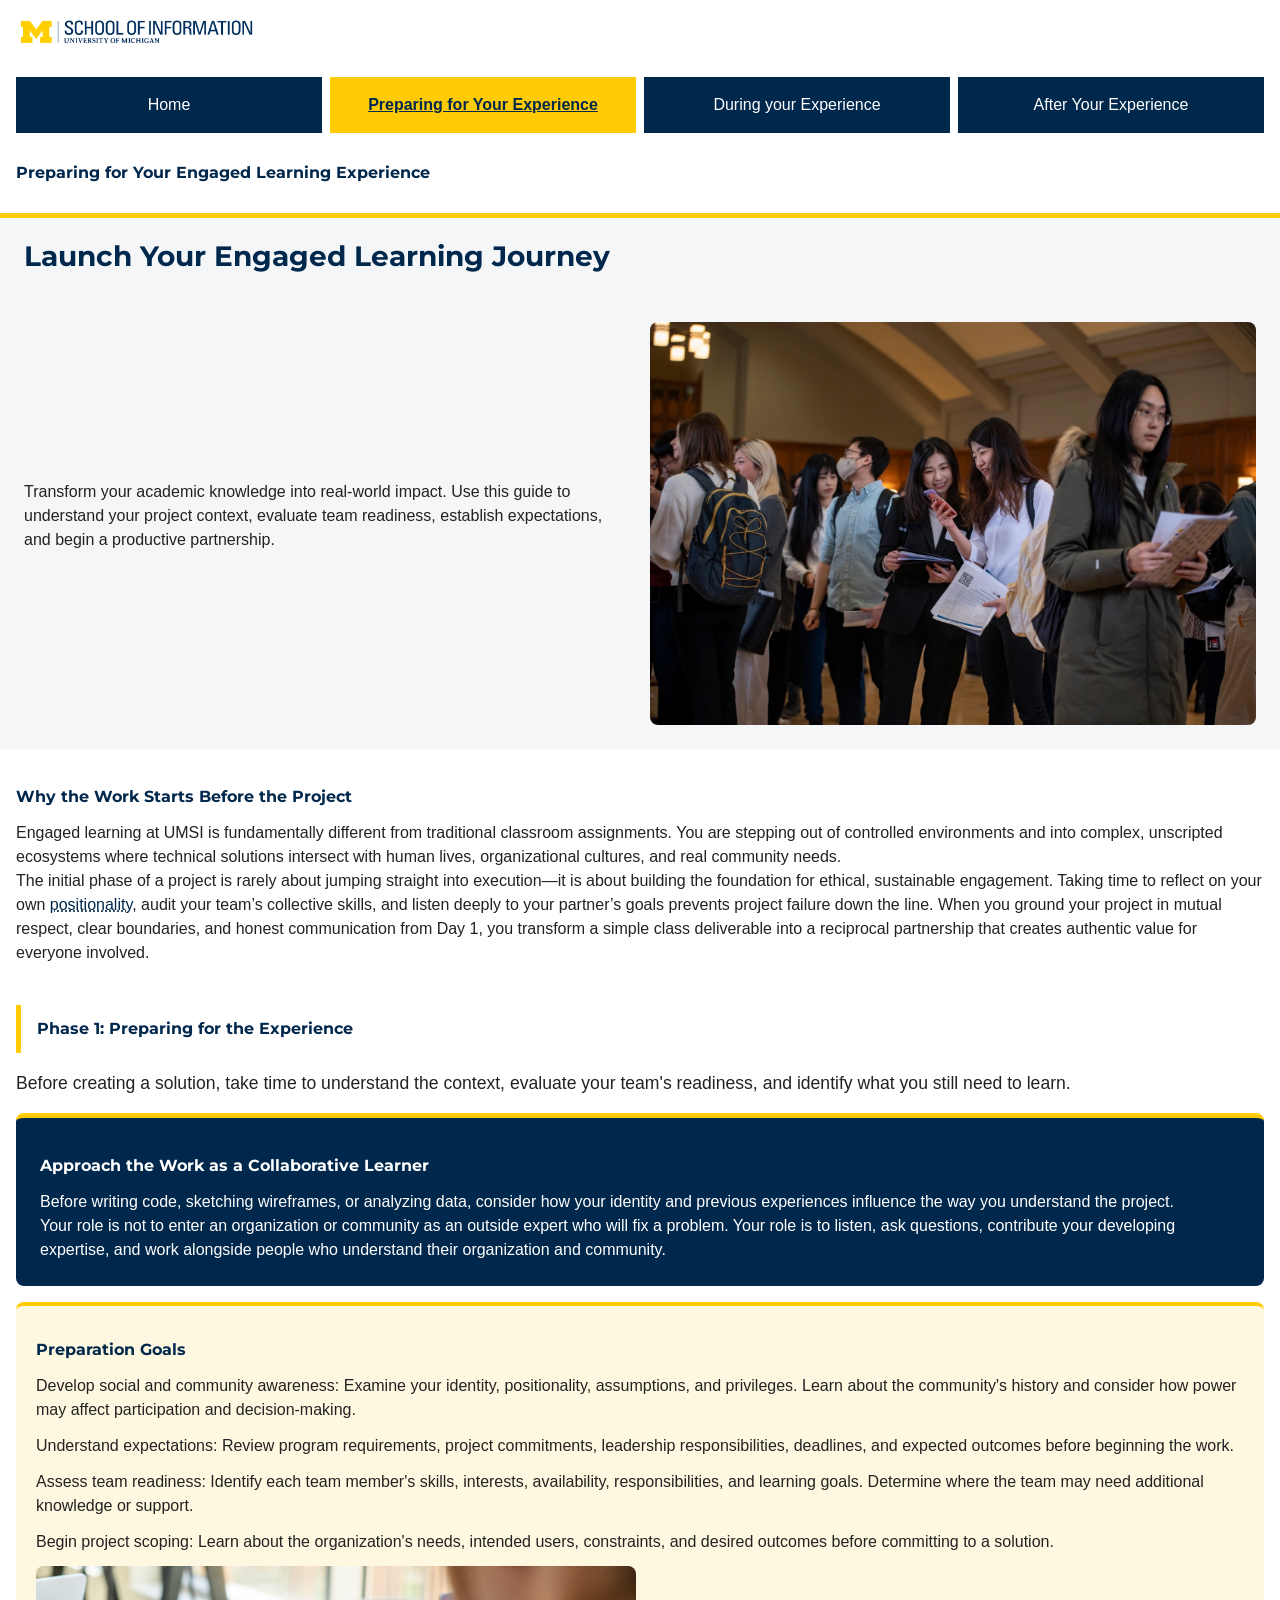
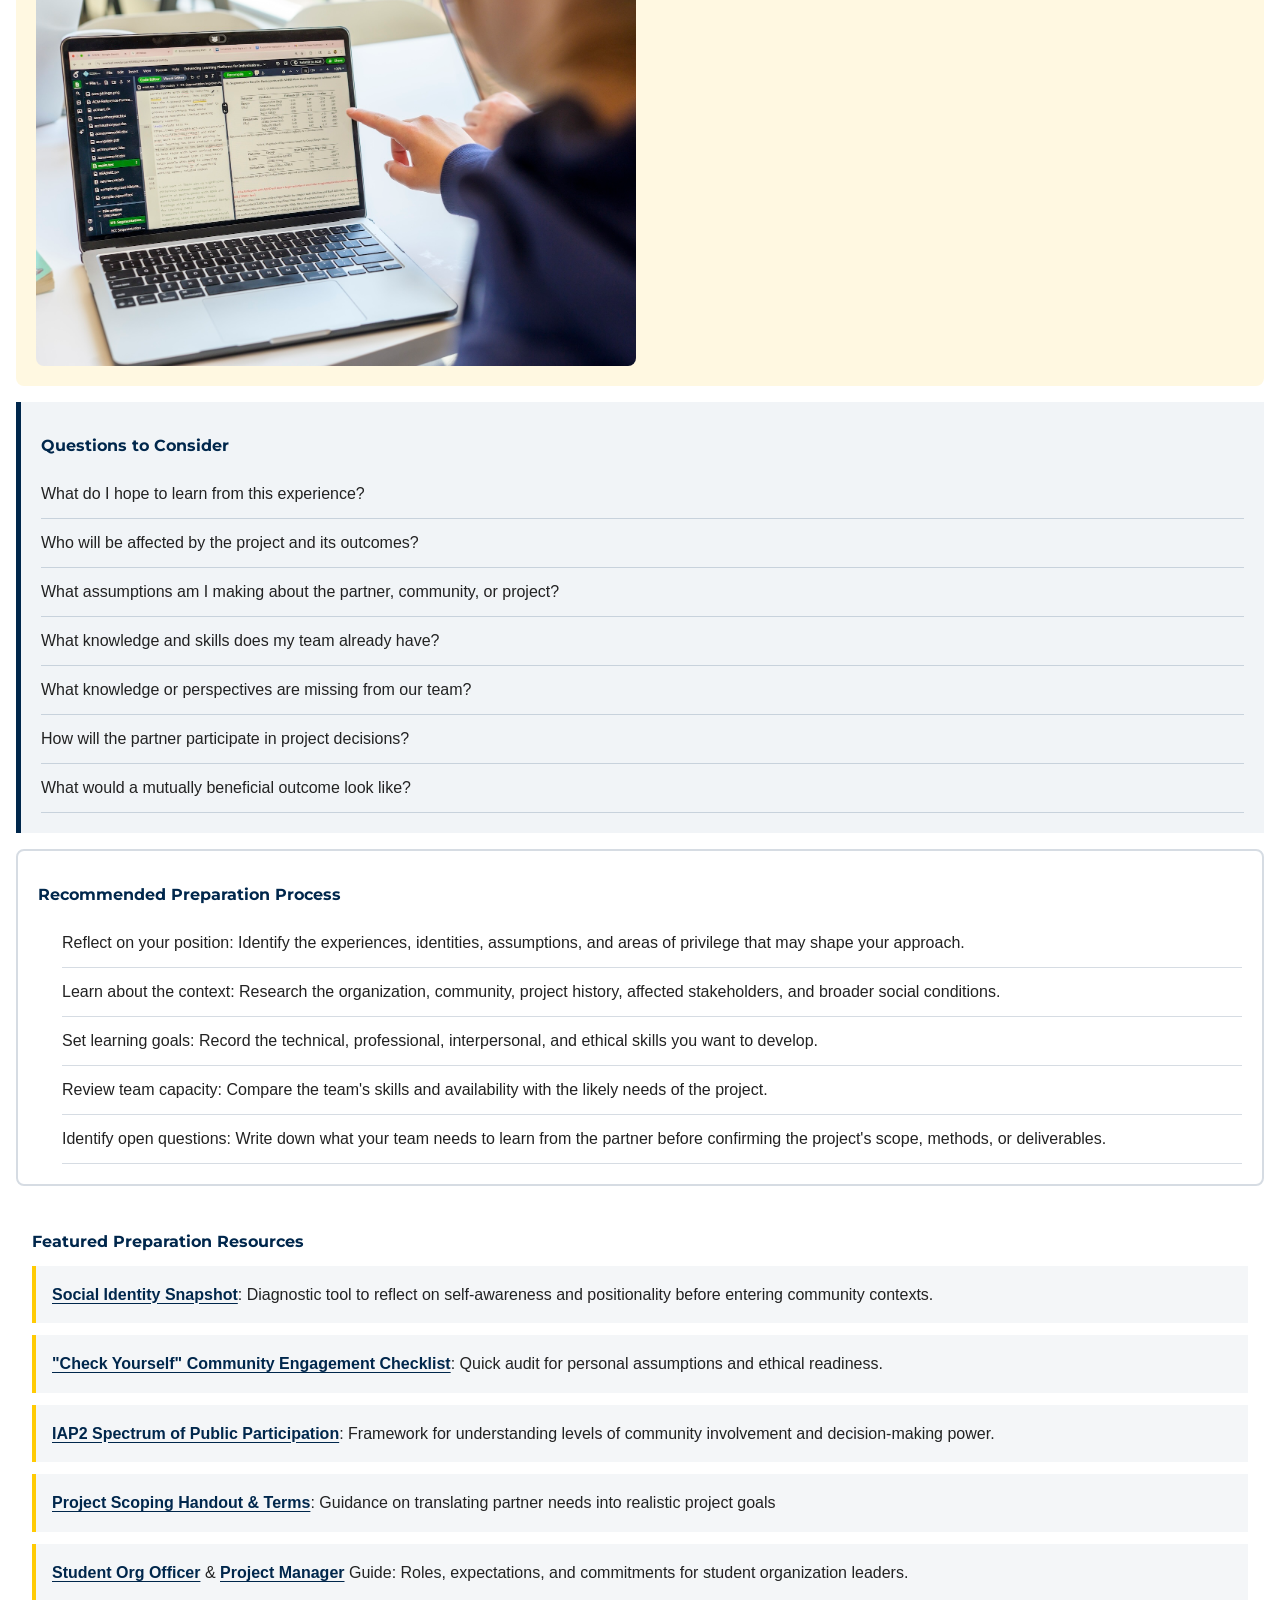
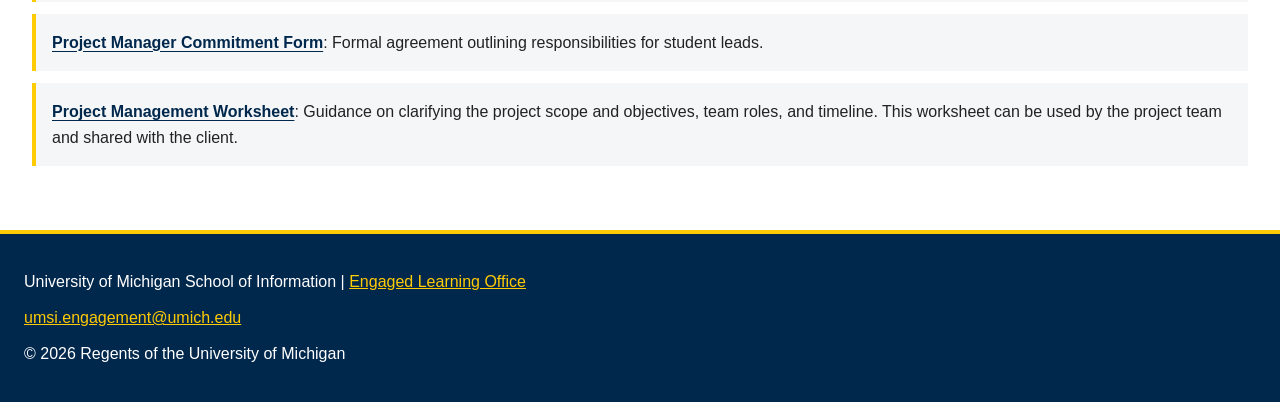
<file: prep.html>
<!DOCTYPE html>
<html lang="en">

<head>
    <meta charset="UTF-8">
    <meta name="viewport" content="width=device-width, initial-scale=1.0">
    <title>Preparing for Your Engaged Learning Experience | UMSI ELO</title>
    <link rel="stylesheet" href="css/html5reset.css">
    <link rel="stylesheet" href="css/style.css">
</head>
<body>
<a class="skip-link" href="#main">Skip to Main Content</a>

    <header>
<img src="images/umsi_logo.png" alt="University of Michigan School of Information logo, name written out in full">

        <nav aria-label="Main Navigation">
            <ul>
                <li><a href = "index.html">Home</a></li>
                <li><a href = "prep.html" aria-current="page">Preparing for Your Experience</a></li>
                <li><a href= "during.html">During your Experience</a></li>
                <li><a href= "after.html">After Your Experience</a></li>
            </ul>
        </nav>
    <h1>Preparing for Your Engaged Learning Experience </h1>
  </header>
<main id="main">

<section class="prep-intro">
  <h2>Launch Your Engaged Learning Journey</h2>
  <p>Transform your academic knowledge into real-world impact. Use this guide to understand your project context, evaluate team readiness, establish expectations, and begin a productive partnership.</p>
<img src="images/umsi_careerfair1.jpg" alt="Students gather at the UMSI career fair." width="600">
</section>

<section class="prep-context">
  <h2>Why the Work Starts Before the Project</h2>
  <p>Engaged learning at UMSI is fundamentally different from traditional classroom assignments. You are stepping out of controlled environments and into complex, unscripted ecosystems where technical solutions intersect with human lives, organizational cultures, and real community needs.</p>
  <p>The initial phase of a project is rarely about jumping straight into execution—it is about building the foundation for ethical, sustainable engagement. Taking time to reflect on your own <span class="term-tooltip" tabindex="0" aria-describedby="positionality-definition">positionality<span class="term-tooltip-text" id="positionality-definition" role="tooltip">How your identity, experiences, and perspective shape how you approach a project.</span></span>, audit your team’s collective skills, and listen deeply to your partner’s goals prevents project failure down the line. When you ground your project in mutual respect, clear boundaries, and honest communication from Day 1, you transform a simple class deliverable into a reciprocal partnership that creates authentic value for everyone involved.</p>


</section>

<section id="preparing">
  <h2>Phase 1: Preparing for the Experience</h2>
  <p>Before creating a solution, take time to understand the context, evaluate your team's readiness, and identify what you still need to learn.</p>
  <article>
    <h3>Approach the Work as a Collaborative Learner</h3>
    <p>Before writing code, sketching wireframes, or analyzing data, consider how your identity and previous experiences influence the way you understand the project.</p>
    <p>Your role is not to enter an organization or community as an outside expert who will fix a problem. Your role is to listen, ask questions, contribute your developing expertise, and work alongside people who understand their organization and community.</p>
  </article>

  <article class="preparation-goals">
    <h3>Preparation Goals</h3>
    <ul>
      <li><strong>Develop social and community awareness:</strong> Examine your identity, positionality, assumptions, and privileges. Learn about the community's history and consider how power may affect participation and decision-making.
      </li>
      <li><strong>Understand expectations:</strong> Review program requirements, project commitments, leadership responsibilities, deadlines, and expected outcomes before beginning the work.</li>
      <li><strong>Assess team readiness:</strong> Identify each team member's skills, interests, availability, responsibilities, and learning goals. Determine where the team may need additional knowledge or support.</li>
      <li><strong>Begin project scoping:</strong> Learn about the organization's needs, intended users, constraints, and desired outcomes before committing to a solution.
      </li>
    </ul>
    <img src="images/umsi_viewbook_laptop.jpg" alt="UMSI student points at a laptop with data on the screen" width="600">
  </article>

  <article class="reflection-questions">
    <h3>Questions to Consider</h3>
    <ul>
      <li>What do I hope to learn from this experience?</li>
      <li>Who will be affected by the project and its outcomes?</li>
      <li>What assumptions am I making about the partner, community, or project?</li>
      <li>What knowledge and skills does my team already have?</li>
      <li>What knowledge or perspectives are missing from our team?</li>
      <li>How will the partner participate in project decisions?</li>
      <li>What would a mutually beneficial outcome look like?</li>
    </ul>
  </article>

  <article class="preparation-process">
    <h3>Recommended Preparation Process</h3>
    <ol>
      <li><strong>Reflect on your position:</strong> Identify the experiences, identities, assumptions, and areas of privilege that may shape your approach.</li>
      <li><strong>Learn about the context:</strong> Research the organization, community, project history, affected stakeholders, and broader social conditions.</li>
      <li><strong>Set learning goals:</strong> Record the technical, professional, interpersonal, and ethical skills you want to develop.</li>
      <li><strong>Review team capacity:</strong> Compare the team's skills and availability with the likely needs of the project. </li>
      <li><strong>Identify open questions:</strong> Write down what your team needs to learn from the partner before confirming the project's scope, methods, or deliverables.
      </li>
    </ol>
  </article>

  <article class="preparation-resources">
    <h3>Featured Preparation Resources</h3>
    <ul>
      <li><a href="https://sites.lsa.umich.edu/equitable-teaching/social-identity-snapshot">Social Identity Snapshot</a>: Diagnostic tool to reflect on self-awareness and positionality before entering community contexts.</li>
      <li><a href="https://docs.google.com/document/d/1Qt9YeStVwDHjwJhOLAz42JSNQR2lFMurdUtxtdrGkuc/edit?tab=t.0#heading=h.ch0bvccjkrzn">"Check Yourself" Community Engagement Checklist</a>: Quick audit for personal assumptions and ethical readiness.</li>
      <li><a href="https://drive.google.com/file/d/1zc1RNlrDxV51-muOERdDTnINQcquJpOA/view?usp=sharing">IAP2 Spectrum of Public Participation</a>: Framework for understanding levels of community involvement and decision-making power.</li>
      <li><a href="https://docs.google.com/document/d/1TrEDolwmOIlXgYgAP9VvlOGoYOwFfe6KxzZOgZSVYVw/edit?usp=drive_link">Project Scoping Handout & Terms</a>: Guidance on translating partner needs into realistic project goals</li>
      <li><a href="https://docs.google.com/document/d/1AexsV_JeSd0kRUBbcifZpfBu6y6Zi8Y0iJScp1I3gkM/edit?usp=drive_link">Student Org Officer</a> & <a href="https://docs.google.com/document/u/0/d/1uwOOS0TrXWzcSShj8DUFpckWo0t1UNu_Q7WVbZnLhX0/edit">Project Manager</a> Guide: Roles, expectations, and commitments for student organization leaders.</li>
      <li><a href="https://docs.google.com/document/d/1U4lCNGyWKJ3C2i_VgFqAR45Z4zF1FehuthuqT-M2wdI/edit?usp=drive_link">Project Manager Commitment Form</a>: Formal agreement outlining responsibilities for student leads.</li>
      <li><a href="https://docs.google.com/document/d/1twc-7TYWmb_PNrOBiDI1NuJqJAuhluTICr22GRd_NLc/edit?usp=drive_link">Project Management Worksheet</a>: Guidance on clarifying the project scope and objectives, team roles, and timeline. This worksheet can be used by the project team and shared with the client.</li>
    </ul>
  </article>
</section>
</main>

<footer>
        <p>University of Michigan School of Information | <a href="https://www.si.umich.edu/programs/engaged-learning/about-engaged-learning-office">Engaged Learning Office </a></p>
      <address>
        <a href="mailto:umsi.engagement@umich.edu">umsi.engagement@umich.edu</a>
      </address>
      <p>&copy; <span id="current-year">2026</span> Regents of the University of Michigan</p>
    </footer>
    <script src="script.js"></script>
</body>

</html>
</file>
<file: css/style.css>
/* Base styling and responsibe image rules. */
                    /* Reference: MDN, Responsive Web Design
                    https://developer.mozilla.org/en-US/docs/Learn/CSS/CSS_layout/Responsive_Design
                    Used as a reference for responsive image sizing. */
                    /* https://brand.umich.edu/colors has been used throughout the making of this CSS */
@import url('https://fonts.googleapis.com/css2?family=Montserrat:wght@400;500;600;700;800;900&display=swap');

/* https://developer.mozilla.org/en-US/docs/Web/CSS/Reference/At-rules/%40import?utm_source=chatgpt.com */

*{
    box-sizing: border-box;
}

/* Font, text color, default spacing */
/* Reference: https://design-system.lib.umich.edu/visual-elements/typography/ */

/* I looked at the console for this page and found that the font UM websites use is Montserrat, and I look up how to make that work in my CSS. I saw in the consol that "Sans Serif" was the secondary font.
https://brand.umich.edu/design-resources/typography/ */

body {
    margin: 0;
    font-family: sans-serif;
    font-weight: 400;
    line-height: 1.5;
    color: #222222;
}

h1, h2, h3 {
    font-family: 'Montserrat', sans-serif;
    line-height: 3;
    font-weight: 700;
}

/* Responsive images throughout */

img {
    max-width: 100%;
    height: auto;
    display: block;
}

/* Header background, maize border, logo sizing */
/* Reference: https://design-system.lib.umich.edu/reusable-designs/website-header/ */

header {
    background-color: #FFFFFF;
    color: #00274C;
    padding: 1rem;
    border-bottom: 0.35rem solid #FFCB05;
}

header > img {
    width: 100%;
    max-width: 15rem;
}

/* Navigation layout and grid columns */

/* Reference: https://design-system.lib.umich.edu/reusable-designs/link/ */

nav ul {
    list-style: none;
    padding: 0;
    margin: 1rem 0;
    display: grid;
    grid-template-columns: repeat(2, 1fr);
    gap: 0.5rem;
}

/* Nav button appearance */

nav a {
    display: block;
    padding: 1rem;
    background-color: #00274C;
    color: white;
    text-align: center;
    text-decoration: none;
}

/* Skip link with the hidey aspect */
/* Reference: WebAIM, Skip Navigation Links
   https://webaim.org/techniques/skipnav/
   used for the keyboard-accessible skip link, https://codepen.io/team/umlibrary-designsystem/pen/gOogXeG, used for skip-link code inspiration. */

.skip-link {
    position: absolute;
    left: -10000px;
    top: auto;
    width: 1px;
    height: 1px;
    overflow: hidden;
}

/* skip link when it is recieving keyboard focus */

.skip-link:focus {
    left: 0;
    top: 0;
    width: auto;
    height: auto;
    padding: 1rem;
    background-color: #FFCB05;
    color: #00274C;
    font-weight: bold;
    z-index: 1000;
}

/* Current page yellow highlighting for current page */
/* Active navigation styling- UM Brand Guidlines - reference: MDN, aria-current https://developer.mozilla.org/en-US/docs/Web/Accessibility/ARIA/Reference/Attributes/aria-current */

nav a[aria-current="page"] {
    background-color: #FFCB05;
    color: #00274C;
    font-weight: bold;
    text-decoration: underline;
}

/* Homepage */
/* Grid layout (Codex used for help on this part) https://developer.mozilla.org/en-US/docs/Web/CSS/border-top,
https://design-system.lib.umich.edu/visual-elements/colors/, https://developer.mozilla.org/en-US/docs/Learn_web_development/Core/CSS_layout/Grids, https://codepen.io/team/umlibrary-designsystem/pen/dyjVeMQ */

/* Guidance for every stage */

.stage-grid {
    display: grid;
    grid-template-columns: 1fr;
    gap: 1rem;
    padding: 1rem;
}

@media (min-width: 600px) {
    nav ul {
        grid-template-columns: repeat(4, 1fr); /* nav ul is shared and will change this on all four html pages */
    }
    .stage-grid {
        grid-template-columns: repeat(2, 1fr);
    }
}

.stage-grid > h2,
.stage-grid > p {
    grid-column: 1 / -1;
}

/* Guidance for stage cards and link colors */
/* Card styling references: https://developer.mozilla.org/en-US/docs/Web/CSS/border-top
   https://brand.umich.edu/ */

.stage-grid article {
    background-color: #e9f0f4;
    padding: 1rem;
    border-top: 3px solid #FFCB05;
    border-radius: 1rem;
}

.stage-grid article a {
    color: #00274C;
}

/* Featured programs grid layout */
/* CSS Grid reference:
   https://developer.mozilla.org/en-US/docs/Web/CSS/Guides/Grid_layout, https://codepen.io/team/umlibrary-designsystem/pen/dyjVeMQ */

.featured-programs {
    display: grid;
    grid-template-columns: 1fr;
    gap: 1rem;
    padding: 1rem;
}

@media (min-width: 600px) {
    .featured-programs,
    #preparing {
        grid-template-columns: repeat(2, 1fr);
    }

}



.featured-programs > h2,
.featured-programs > p {
    grid-column: 1 / -1;
}

/* Featured program cards */

.featured-programs article {
    background-color: #e9f0f4;
    padding: 1rem;
    border-left: 4px solid #FFCB05;
    border-radius: 1rem;
}

.featured-programs article a {
    color: #00274C;
}

.elo-glossary {
    background-color: #e9f0f4;
    padding: 1.5rem;
    margin: 1rem;
    border-bottom: 0.4rem solid #FFCB05;
}

.elo-glossary details {
    background-color: #ffffff;
    border-left: 4px solid #FFCB05;
    padding: 1rem;
    margin: 0.75rem 0;
}

.elo-glossary summary {
    color: #00274C;
    font-weight: bold;
    cursor: pointer;
}

/* Homepage introduction and text */

.homepage-intro {
    background-color: #e9f0f4;
    border-bottom: 0.4rem solid #FFCB05;
    padding: 1.5rem;
}

.homepage-intro h2 {
    color: #00274C;
    font-size: 2rem;
    line-height: 1;
    padding-bottom: 2rem;
    margin-top: 0;
}

.homepage-intro p {
    line-height: 1.5;
}

/* Youtube embedded video: https://developer.mozilla.org/en-US/docs/Web/CSS/aspect-ratio */

.homepage-intro iframe {
    display: block;
    height: auto;
    aspect-ratio: 16 / 9; /*standard for youtube videos, looked this up */
    width: 100%;
    border: 0;
    margin-top: 1rem;
}

/* Why use this resource */

.why-resource h2,
.why-resource > p {
    padding-left: 1rem;
    padding-right: 1rem;
}

/* benefits list, emphasized text */

.benefits-list {
    list-style: none;
    margin: 1rem 1rem;
    padding: 0;
}

.benefits-list li {
    padding: 1rem 0;
    border-bottom: 1px solid #D6DCE3
}

.benefits-list strong {
    color: #00274C;
    display: block;
    margin-bottom: 0.5rem;
}

/* footer colors, padding, border */
/* Reference: https://design-system.lib.umich.edu/reusable-designs/website-footer/ */

footer {
    background-color: #00274C;
    color: white;
    padding: 1.5rem;
    border-top: 4px solid #FFCB05;
    margin-top: 2rem;
}

/* footer link colors */

footer a {
    color: #FFCB05;
}

/* footer paragraphs and addresses */

footer p,
footer address {
    margin: 0.75rem 0;
}

/* Preparing */
/* start your experience- Reference: https://developer.mozilla.org/en-US/docs/Web/CSS/Reference/Selectors/::marker, https://developer.mozilla.org/en-US/docs/Web/CSS/Guides/Grid_layout, https://codepen.io/team/umlibrary-designsystem/pen/dyjVeMQ */
/* main grid and featured article */

#preparing {
    display: grid;
    grid-template-columns: 1fr;
    gap: 1rem;
    padding: 1rem;
}

/* preparing heading and intro */

#preparing > h2,
#preparing > p,
#preparing > article:first-of-type {
    grid-column: 1 / -1;
}

#preparing > article:first-of-type {
    background-color: #00274C;
    color: white;
    padding: 1.5rem;
    border-top: 5px solid #FFCB05;
    border-radius: 0.5rem;
}

/* Reference: https://developer.mozilla.org/en-US/docs/Web/CSS/Reference/Properties/max-width */

#preparing > h2 {
    color: #00274C;
    border-left: 0.35rem solid #FFCB05;
    padding-left: 1rem;
    line-height: 3rem;
}

#preparing > p {
    font-size: 1.1rem;
    line-height: 1.6;
    margin-top: 0;
}

/* Preparation goals- card, heading, list */

.preparation-goals {
    background-color: #FFF8E1;
    padding: 1.25rem;
    border-top: 4px solid #FFCB05;
    border-radius: 0.5rem;
}

.preparation-goals h3 {
    color: #00274C;
    margin-top: 0;
}

.preparation-goals li {
    margin-bottom: 0.75rem;
}

/* reflection questions - card and list */

.reflection-questions {
    background-color: #F1F4F7;
    border-left: 0.35rem solid #00274C;
    padding: 1.25rem;
}

.reflection-questions h3 {
    color: #00274C;
    margin-top: 0;
}

.reflection-questions li {
    padding: 0.75rem 0;
    border-bottom: 1px solid #C8D2DC;
}

/* Preparation resources - layout list cards */

.preparation-process {
    background-color: #FFFFFF;
    padding: 1.25rem;
    border: 2px solid #D6DCE3;
    border-radius: 0.5rem;
}

.preparation-process h3 {
    color: #00274C;
    margin-top: 0;
}

.preparation-process ol {
    padding-left: 1.5rem;
}

.preparation-process li {
    padding: 0.75rem 0;
    border-bottom: 1px solid #D6DCE3;
}

.preparation-process li::marker {
    color: #00274C;
    font-weight: bold;
}

.preparation-resources {
    padding: 1rem;
}

.preparation-resources h3 {
    color: #00274C;
    margin-top: 0;
}

.preparation-resources ul {
    list-style: none;
    padding: 0;
    display: grid;
    gap: 0.75rem;
}

.preparation-resources li {
    background-color: #F4F6F8;
    border-left: 4px solid #FFCB05;
    padding: 1rem;
    line-height: 1.6;
}

/* Preparation resources links and keyboard focus */
/* Reference: https://design-system.lib.umich.edu/reusable-designs/link/ */

.preparation-resources a {
    color: #00274C;
    font-weight: bold;
    text-underline-offset: 0.2rem;
}

/* Reference: MDN, CSS pseudo-classes and keyboard focus. https://developer.mozilla.org/en-US/docs/Web/CSS/Reference/Selectors/Pseudo-classes */

.preparation-resources a:focus-visible {
    outline: 3px solid #00274C;
    outline-offset: 3px;
}

/* preparing introduction: card, heading, photo */
/* Reference: https://codepen.io/team/umlibrary-designsystem/pen/XJWyjKQ */

.prep-intro {
    background-color: #F4F6F8;
    padding: 1.5rem;
}

.prep-intro h2 {
    color: #00274C;
    font-size: 1.75rem;
    line-height: 1;
    padding-bottom: 1rem;
}

.prep-intro img {
    width: 100%;
    height: auto;
    margin-top: 1rem;
    border-radius: 0.5rem;
}

@media (min-width: 600px) {
    .prep-intro {
        display: grid;
        grid-template-columns: repeat(2, 1fr);
        gap: 1.25rem;
    }

    .prep-intro > h2 {
        grid-column: 1 / -1;
    }

    .prep-intro > p {
    align-self: center;
    }
}

/* Preparation context: heading and photo styling */

.prep-context {
    padding: 1.5rem 1rem;
}

.prep-context h2 {
    color: #00274C;
    margin-top: 0;
}

.preparation-goals img {
    border-radius: 0.5rem;
}

/* During/Starting*/
/* heading and intro */

#starting {
    padding: 1rem;
}

#starting > h2 {
    color: #00274C;
    border-left: 0.35rem solid #FFCB05;
    padding-left: 1rem;
}

#starting > p {
    font-size: 1.1rem;
    line-height: 1.6;
}

/* Partner Communications toolkit */
/* steps and numbering */

.outreach-guide {
    background-color: #f4f6f8;
    border-top: 0.3rem solid #FFCB05;
    border-radius: 0.5rem;
    padding: 1.25rem;
    margin: 1rem 0;
}

.outreach-guide h3 {
    color: #00274C;
}

.outreach-guide ol {
    list-style-type: decimal;
    padding-left: 1.5rem;
}

.outreach-guide li {
    padding: 0.75rem 0;
    border-bottom: 1px solid #d6dce3;
    line-height: 1.6;
}

.outreach-guide li::marker {
    color: #00274C;
    font-weight: bold;
}

/*meeting guide- link and photo */

.meeting-guide ul {
    padding-left: 1.5rem;
}

.meeting-guide li {
    line-height: 1.6;
    padding: 0.75rem 0;
    border-bottom: 1px solid #d6dce3;
}

.meeting-guide img {
    width: 100%;
    height: auto;
    border-radius: 0.5rem;
    margin: 1rem 0;
}

/* formalizing agreements cards and links*/

.agreement-guide {
    background-color: #fff9e8;
    border-left: 0.35rem solid #FFCB05;
    border-radius: 0.5rem;
    padding: 1.25rem;
    margin: 1.5rem 0;
}

.agreement-guide h3 {
    color: #00274C;
}

.agreement-guide p {
    line-height: 1.6;
}

.agreement-guide a {
    color: #00274C;
    font-weight: bold;
}

/* Starting Experience resource directory, lists, links */

.starting-resources {
    background-color: #eef3f8;
    border-left: 0.35rem solid #00274C;
    border-radius: 0.5rem;
    padding: 1.25rem;
    margin: 1.5rem 0;
}

.starting-resources h3 {
    color: #00274C;
}

/* Reference: MDN, responsive CSS Grid layout. https://developer.mozilla.org/en-US/docs/Web/CSS/Guides/Grid_layout */

.starting-resources ul {
    list-style: none;
    padding-left: 0;
}

/* Reference: https://design-system.lib.umich.edu/reusable-designs/link/ */

.starting-resources li {
    padding: 0.9rem 0;
    border-bottom: 1px solid #ccd6e0;
    line-height: 1.6;
}

.starting-resources li:last-child {
    border-bottom: none;
}

.starting-resources a {
    color: #00274C;
    font-weight: bold;
    text-decoration: underline;
    text-underline-offset: 0.2rem;
}

#during {
    display: grid;
    grid-template-columns: repeat(1, 1fr);
    gap: 1rem;
    background-color: #00274C;
    color: #ffffff;
    padding: 1.5rem 1rem;
    margin-top: 2rem;
}

@media (min-width: 600px) {
    #during {
        display: grid;
        grid-template-columns: repeat(2, 1fr);
    }
}

#during > h2,
#during > p {
    grid-column: 1/-1;
}

#during > h2 {
    color: #FFCB05;
}

#during > img {
    width: 100%;
    height: auto;
    border-radius: 0.5rem;
}

#during > article {
    background-color: #ffffff;
    color: #00274C;
    padding: 1.25rem;
    border-radius: 0.5rem;
}

/* introduction, background, heading - phase 3 */

#phase3 {
    background-color: #f4f6f8;
    padding: 1.5rem 1rem;
    margin-top: 2rem;
}

#phase3 > h2 {
    color: #00274C;
    border-left: 0.35rem solid #FFCB05;
    padding-left: 1rem;
}

#phase3 > p {
    line-height: 1.6;
    margin-bottom: 1.5rem;
}

/* Phase 3: responsive grid, articles, images - reference: MDN, :first-of-type selector. https://developer.mozilla.org/en-US/docs/Web/CSS/:first-of-type */

#phase3 {
    display: grid;
    grid-template-columns: 1fr;
    gap: 1.25rem;
}

#phase3 > h2,
#phase3 > p {
    grid-column: 1 / -1;
}

/* Reference: MDN, Grid minmax() for responsive columns. https://developer.mozilla.org/en-US/docs/Web/CSS/Reference/Values/minmax */

#phase3 > article {
    background-color: #ffffff;
    border-top: 0.3rem solid #00274C;
    border-radius: 0.5rem;
    padding: 1.25rem;
}

#phase3 > article h3 {
    color: #00274C;
}

#phase3 > article:first-of-type {
    grid-column: 1 / -1;
    border-top-color: #FFCB05;
}

#phase3 > img {
    grid-column: 1 / -1;
    width: 100%;
    height: auto;
    border-radius: 0.5rem;
}

/* AEIOU spice up - grid list and highlighted words */

#phase3 > article:first-of-type ul {
    display: grid;
    grid-template-columns: repeat(1, 1fr);
    gap: 0.75rem;
    list-style: none;
    padding-left: 0;
}

@media (min-width: 600px) {
    #phase3 {
        grid-template-columns: repeat(2, 1fr);
    }

    #phase3 > article:first-of-type ul {
        grid-template-columns: repeat(2, 1fr);
    }
}

/* Reference: MDN, CSS relative length units, including ch. https://developer.mozilla.org/en-US/docs/Web/CSS/Reference/Values/length, https://www.w3.org/wiki/CSS/Selectors/pseudo-classes/%3Anth-of-type */

#phase3 > article:first-of-type li {
    background-color: #edf3f8;
    border-left: 0.3rem solid #FFCB05;
    border-radius: 0.35rem;
    padding: 1rem;
    line-height: 1.6;
}

#phase3 > article:first-of-type li strong {
    color: #00274C;
    font-size: 1.2rem;
}

/* Fieldwork article: heading and paragraph readability */

#phase3 > article:first-of-type h4 {
    color: #00274C;
    font-size: 1.3rem;
    line-height: 1.4;
    margin: 2rem 0 1rem;
    padding-bottom: 0.75rem;
    border-bottom: 2px solid #FFCB05;
}

/* Reference: https://design-system.lib.umich.edu/visual-elements/typography/ */

#phase3 > article:first-of-type p {
    max-width: 65ch;
    line-height: 1.7;
}

/* Phase 3: sponsor updates and feedback cards */

#phase3 > article:nth-of-type(2),
#phase3 > article:nth-of-type(3) {
    padding: 1.5rem;
}

#phase3 > article:nth-of-type(3) {
    border-top-color: #FFCB05;
}

#phase3 > article:nth-of-type(2) h3,
#phase3 > article:nth-of-type(3) h3 {
    font-size: 1.35rem;
    line-height: 1.3;
    margin-top: 0;
    margin-bottom: 1rem;
}

#phase3 > article:nth-of-type(2) p,
#phase3 > article:nth-of-type(3) p {
    font-size: 1rem;
    line-height: 1.7;
    margin-bottom: 0;
}

/* phase 4: completing and reflecting- background and headings */

#phase4 {
    background-color: #f8f6f0;
    padding: 1.5rem 1rem;
}

#phase4 > h2 {
    color: #00274C;
    border-left: 0.35rem solid #FFCB05;
    padding-left: 1rem;
    line-height: 1.3;
}

#phase4 > h3 {
    color: #00274C;
    margin-top: 1.5rem;
}

/* Reference: https://design-system.lib.umich.edu/visual-elements/typography/ */

.phase4-intro-text > p {
    line-height: 1.7;
    max-width: 65ch;
}

/* Project completiion: cards, text, link */

#phase4 > article {
    background-color: #ffffff;
    border-left: 0.35rem solid #00274C;
    border-radius: 0.5rem;
    padding: 1.25rem;
    margin-top: 1.25rem;
}

#phase4 > article:nth-of-type(2) {
    border-left-color: #FFCB05;
}

#phase4 > article h3 {
    color: #00274C;
    margin-top: 0;
}

#phase4 > article p {
    line-height: 1.7;
}

/* Reference: MDN, CSS Grid layout and responsive tracks. https://developer.mozilla.org/en-US/docs/Web/CSS/Guides/Grid_layout */

#phase4 > article a {
    color: #00274C;
    font-weight: bold;
    text-underline-offset: 0.2rem;
}

/* Phase 4: featured photo */

.phase4-intro > img {
    display: block;
    width: 100%;
    max-width: 360px;
    height: auto;
    border-radius: 0.5rem;
    margin: 1.5rem 0;
}

@media (min-width: 600px) {
    #phase4 {
        display: grid;
        grid-template-columns: repeat(2, 1fr);
        gap: 1.25rem;
    }

    #phase4 > h2,
    #phase4 > h3,
    .phase4-intro {
        grid-column: 1 / -1;
    }

    .phase4-intro {
        display: grid;
        grid-template-columns: 1fr 1fr;
        align-items: start;
        gap: 1.25rem;
    }

    .phase4-intro > img {
        max-width: 600px;
    }

    .phase4-intro-text {
        min-width: 0;
    }

    .phase4-intro-text > p:first-child,
    .phase4-intro > img {
        margin-top: 0;
    }

    #phase4 > article {
        margin-top: 0;
    }
}

/* Phase 5: Career momentum: grid, heading, introduction https://developer.mozilla.org/en-US/docs/Web/CSS/Guides/Grid_layout*/

#phase5 {
    display: grid;
    grid-template-columns: 1fr;
    gap: 1.25rem;
    background-color: #edf3f8;
    padding: 1.5rem 1rem;
    margin-top: 2rem;
}

@media (min-width: 600px) {
    #phase5 {
        grid-template-columns: repeat(2, 1fr);
    }
}

#phase5 > h2 {
    background-color: #00274C;
    color: #FFCB05;
    padding: 1.25rem;
    border-radius: 0.5rem;
    line-height: 1.3;
}

/* Reference: https://design-system.lib.umich.edu/visual-elements/typography/ */

.phase5-intro > p {
    max-width: 65ch;
    line-height: 1.7;
    min-width: 0;
}

/* Phase 5: Career development articles and text */

#phase5 > article {
    background-color: #ffffff;
    border-top: 0.3rem solid #00274C;
    border-radius: 0.5rem;
    padding: 1.25rem;
    margin: 1.25rem 0;
}

#phase5 > article h3 {
    color: #00274C;
    font-size: 1.4rem;
    margin-top: 0;
}

#phase5 > article p {
    line-height: 1.7;
}

#phase5 > article a {
    color: #00274C;
    font-weight: bold;
    text-underline-offset: 0.2rem;
}

#phase5 > article:nth-of-type(2) {
    border-top-color: #FFCB05;
}

/* STAR method: responsive portfolio guide- list and cards */

#phase5 > article:nth-of-type(2) ul {
    display: grid;
    grid-template-columns: repeat(auto-fit, minmax(min(100%, 14rem), 1fr));
    gap: 0.75rem;
    list-style: none;
    padding-left: 0;
}

#phase5 > article:nth-of-type(2) li {
    background-color: #edf3f8;
    border-left: 0.3rem solid #FFCB05;
    border-radius: 0.35rem;
    padding: 1.25rem;
    line-height: 1.6;
}

/* Reference: MDN, justify-self alignment in CSS Grid. https://developer.mozilla.org/en-US/docs/Web/CSS/Reference/Properties/justify-self */

#phase5 > article:nth-of-type(2) li strong {
    color: #00274C;
    font-weight: bold;
}

/* Phase 5 Grid item placement */

#phase5 > h2,
.phase5-intro {
    grid-column: 1 / -1;
}

#phase5 > article:nth-of-type(3) {
    grid-column: 1 / -1;
}

/* Phase 5 career fair photo  and alignment */

.phase5-intro > img {
    display: block;
    width: 100%;
    max-width: 360px;
    height: auto;
    border-radius: 0.5rem;
    margin: 1.5rem 0;
}

@media (min-width: 600px) {
    .phase5-intro {
        display: grid;
        grid-template-columns: 1fr 1fr;
        align-items: start;
        gap: 1.25rem;
    }

    .phase5-intro > p,
    .phase5-intro > img {
        margin-top: 0;
    }

    .phase5-intro > img {
        max-width: 600px;
    }
}

/* Homepage edits: about ELO and stay connected */

.about-elo {
    background-color: #f4f6f8;
    border-left: 0.35rem solid #00274C;
    border-radius: 0.5rem;
    padding: 1.5rem;
    margin: 1.5rem 1rem;
}

/* connect with ELO: Navy card, heading, links */

.about-elo h2 {
    color: #00274C;
    margin-top: 0;
}

/* Reference: https://design-system.lib.umich.edu/visual-elements/typography/ */

.about-elo p {
    line-height: 1.7;
    max-width: 65ch;
}

.elo-connect {
    background-color: #00274C;
    color: #ffffff;
    border-top: 0.35rem solid #FFCB05;
    border-radius: 0.5rem;
    padding: 1.5rem;
    margin: 1.5rem 1rem;
}

.elo-connect h2 {
    color: #FFCB05;
    margin-top: 0;
}

.elo-connect p {
    line-height: 1.7;
}

.elo-connect a {
    color: #FFCB05;
    font-weight: bold;
    text-underline-offset: 0.2rem;
}

/* Connect with ELO keyboard focus styling */

.elo-connect a:focus-visible {
    outline: 3px solid #FFCB05;
    outline-offset: 3px;
}

.term-tooltip {
    position: relative;
    color: #00274C;
    text-decoration: underline dotted;
    cursor: help;
}

.term-tooltip-text {
    display: none;
    position: absolute;
    top: 100%;
    left: 0;
    z-index: 10;
    width: 16rem;
    padding: 0.75rem;
    background-color: white;
    color: #00274C;
    border: 2px solid #00274C;
}

.term-tooltip:hover .term-tooltip-text,
.term-tooltip:focus .term-tooltip-text {
    display: block;
}

.term-tooltip.tooltip-dismissed .term-tooltip-text {
    display: none;
}
</file>
